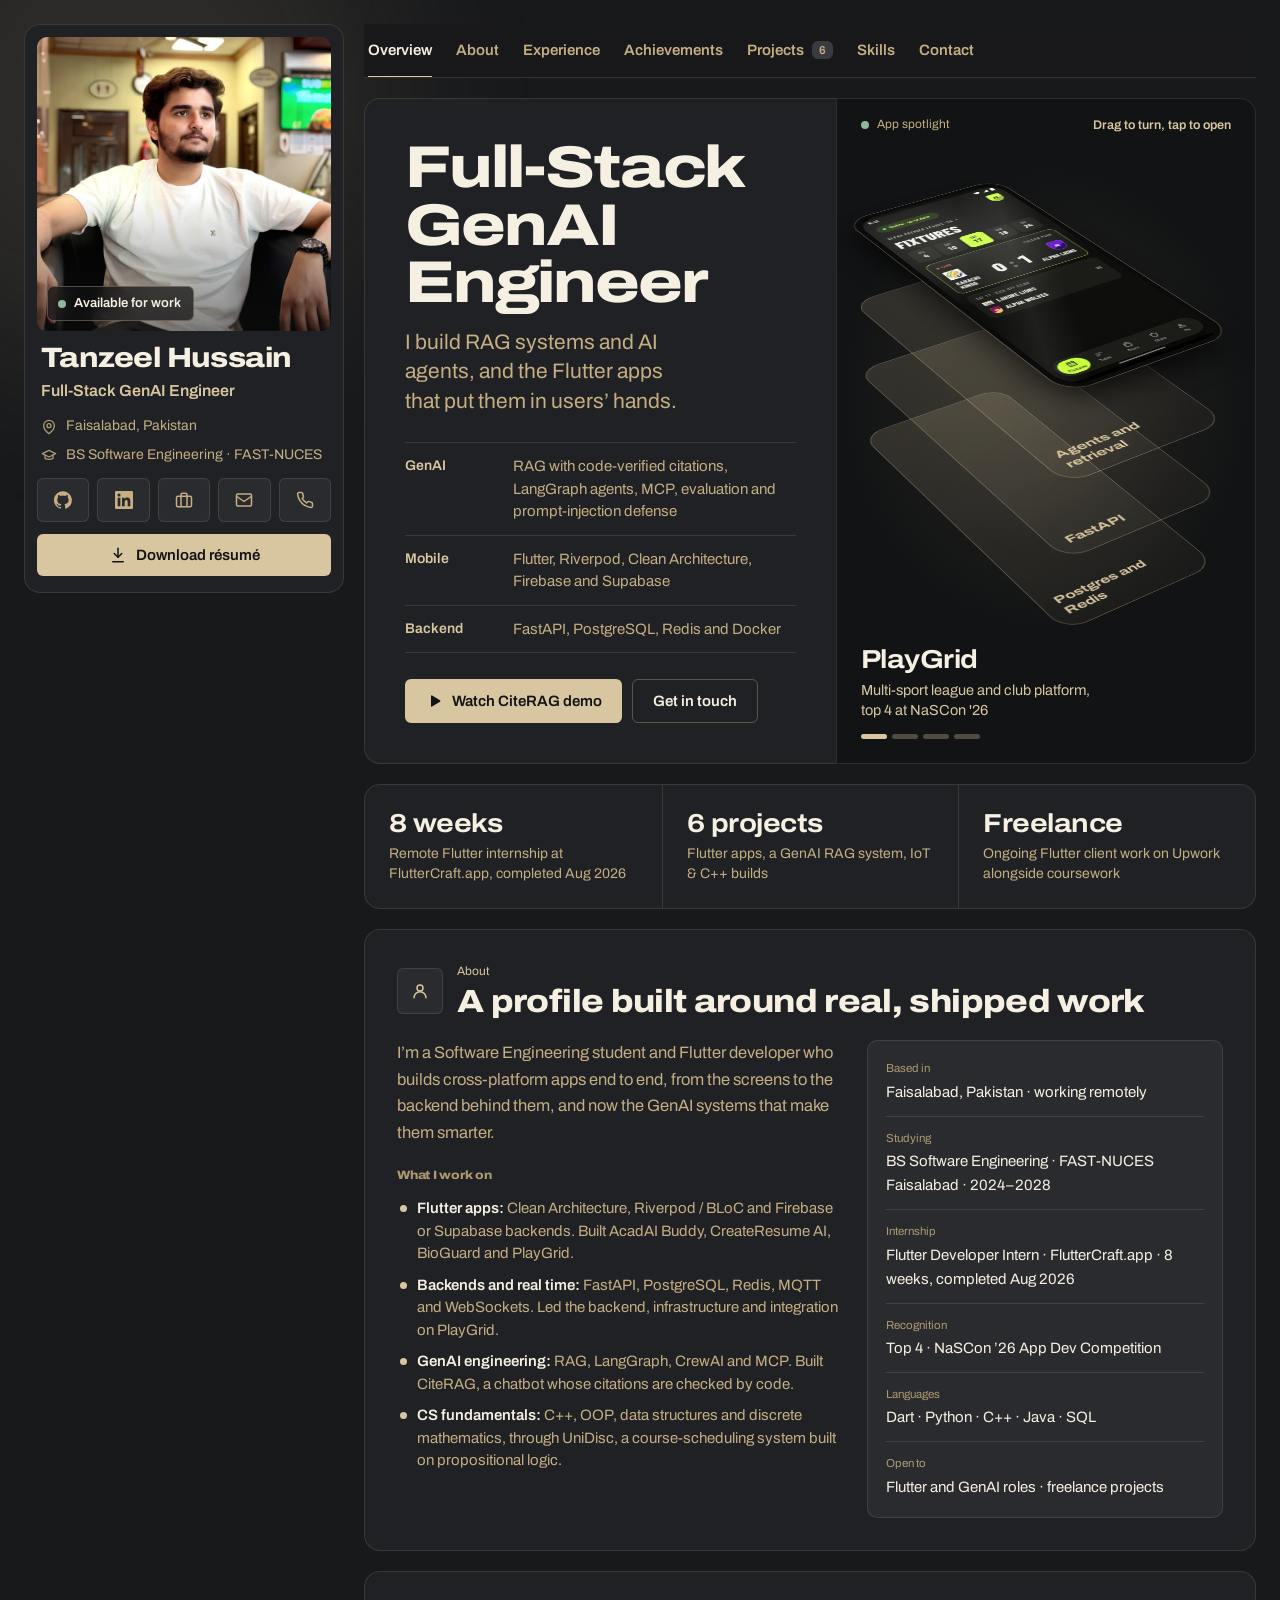
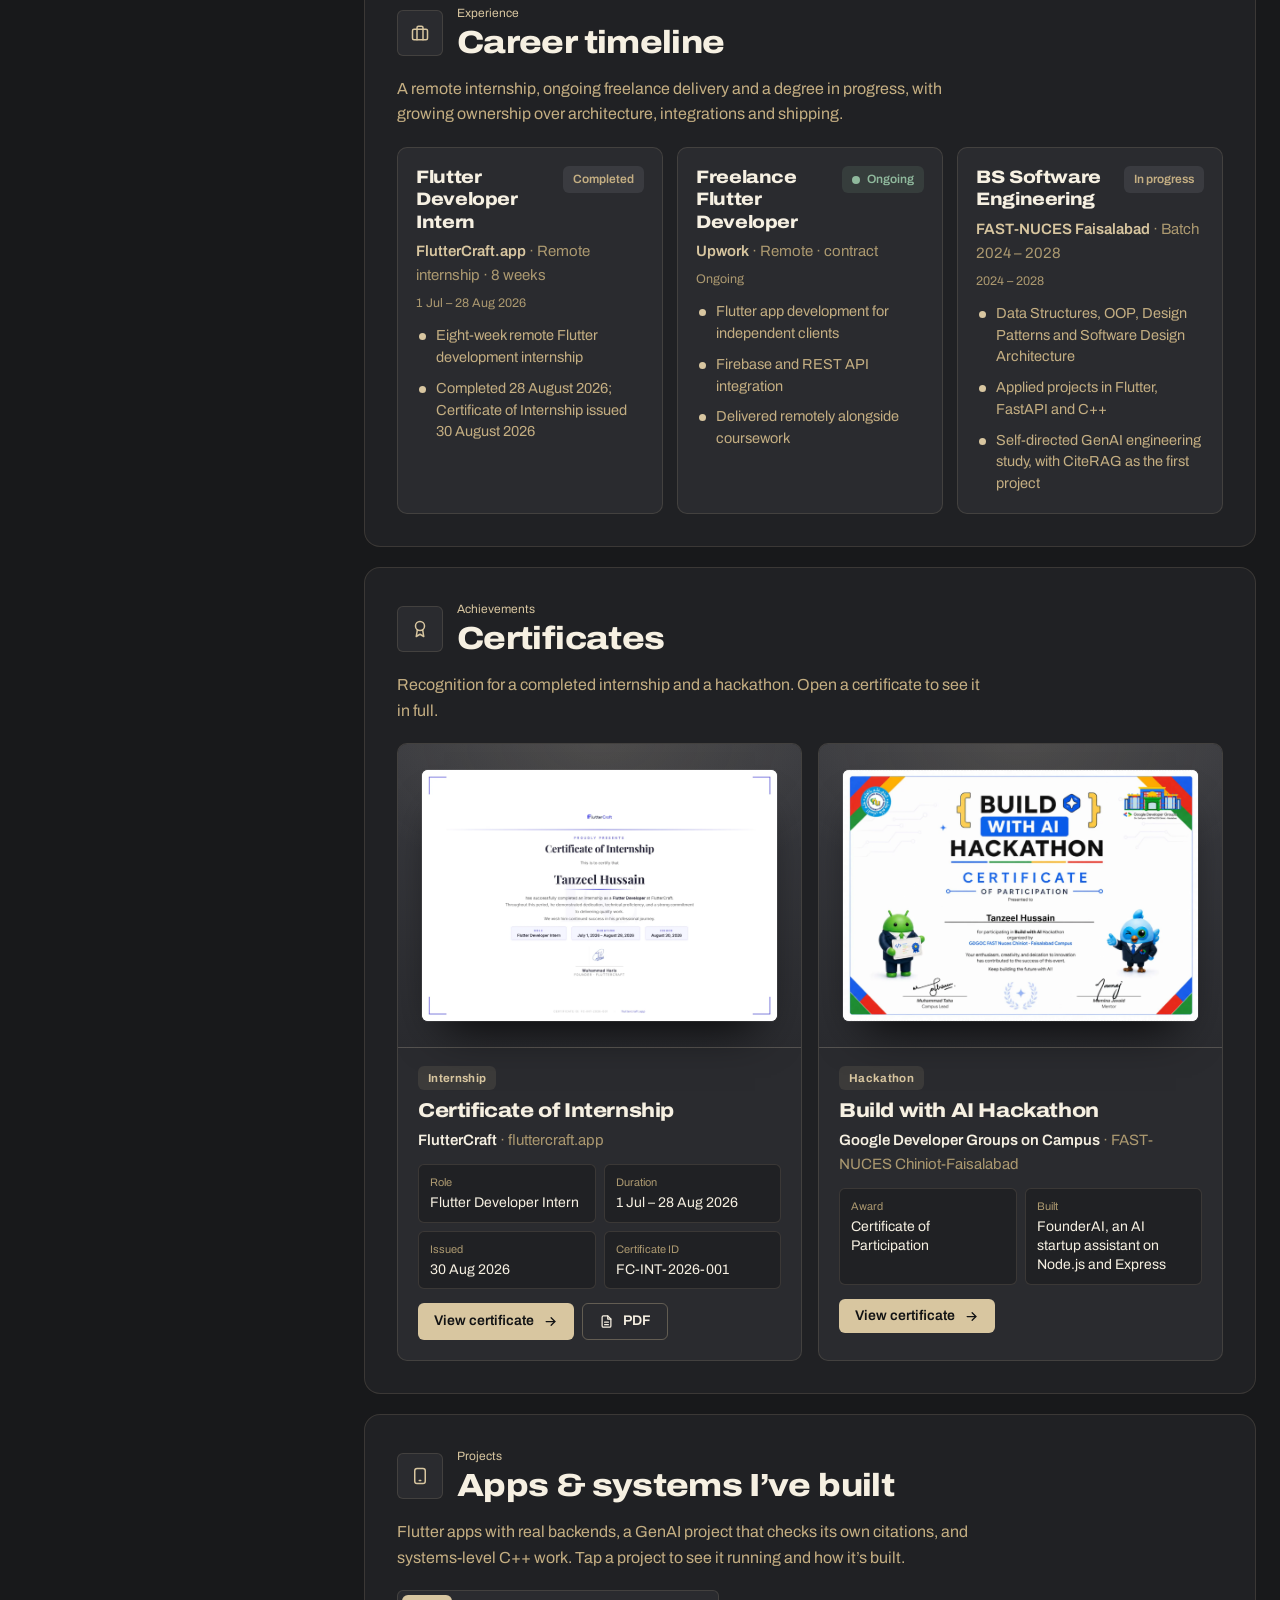
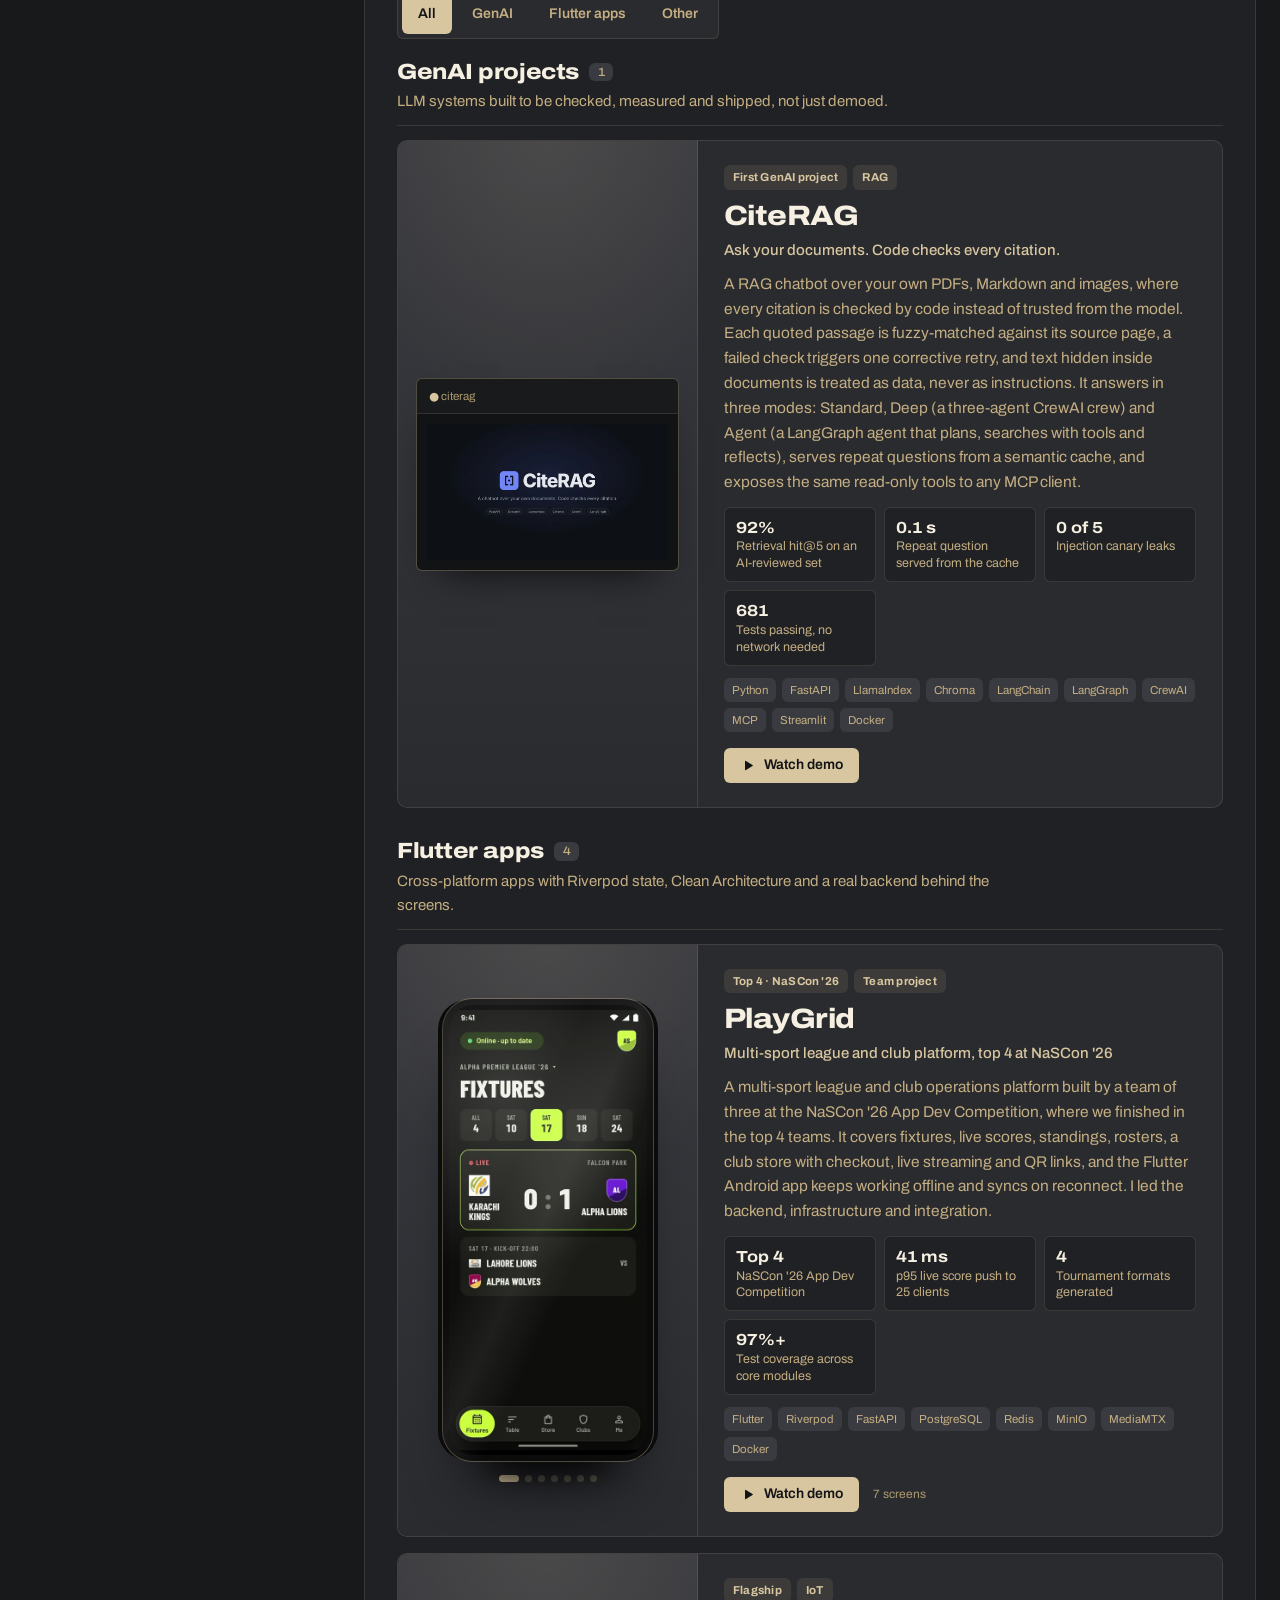
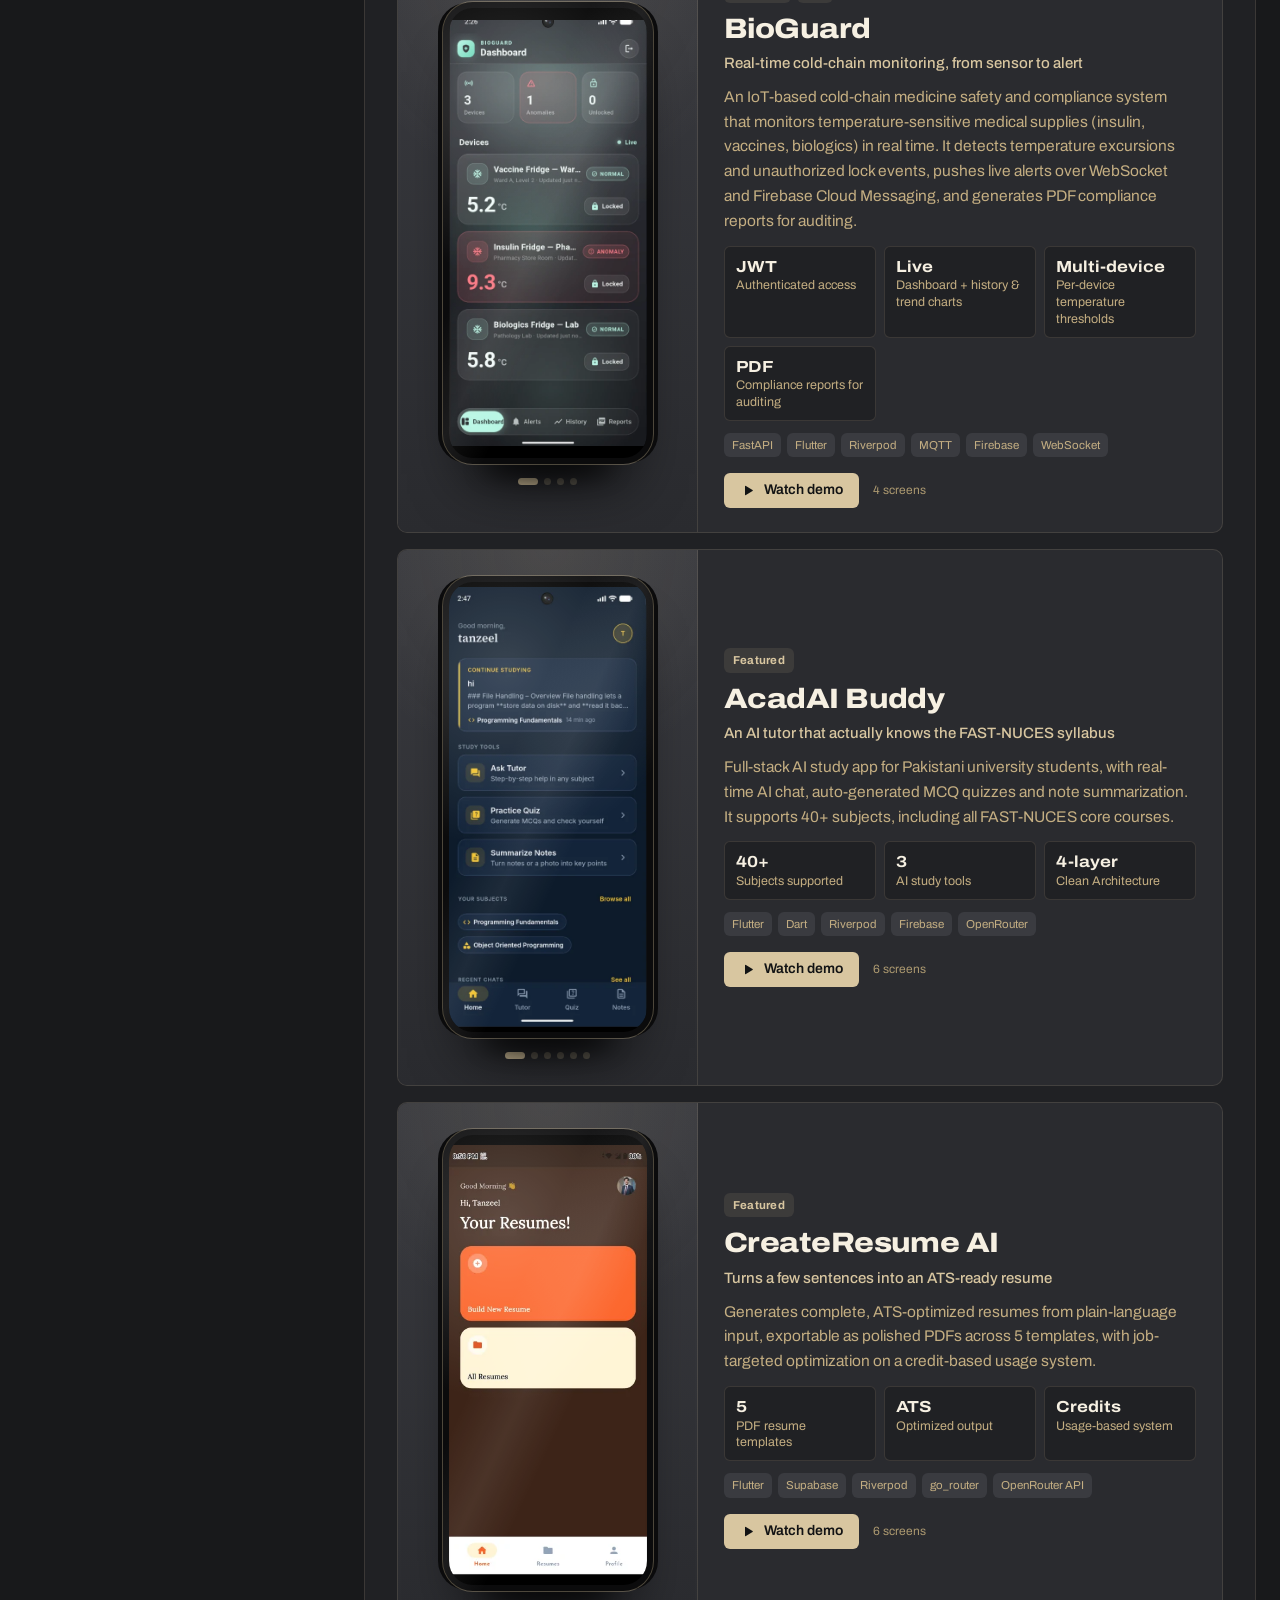
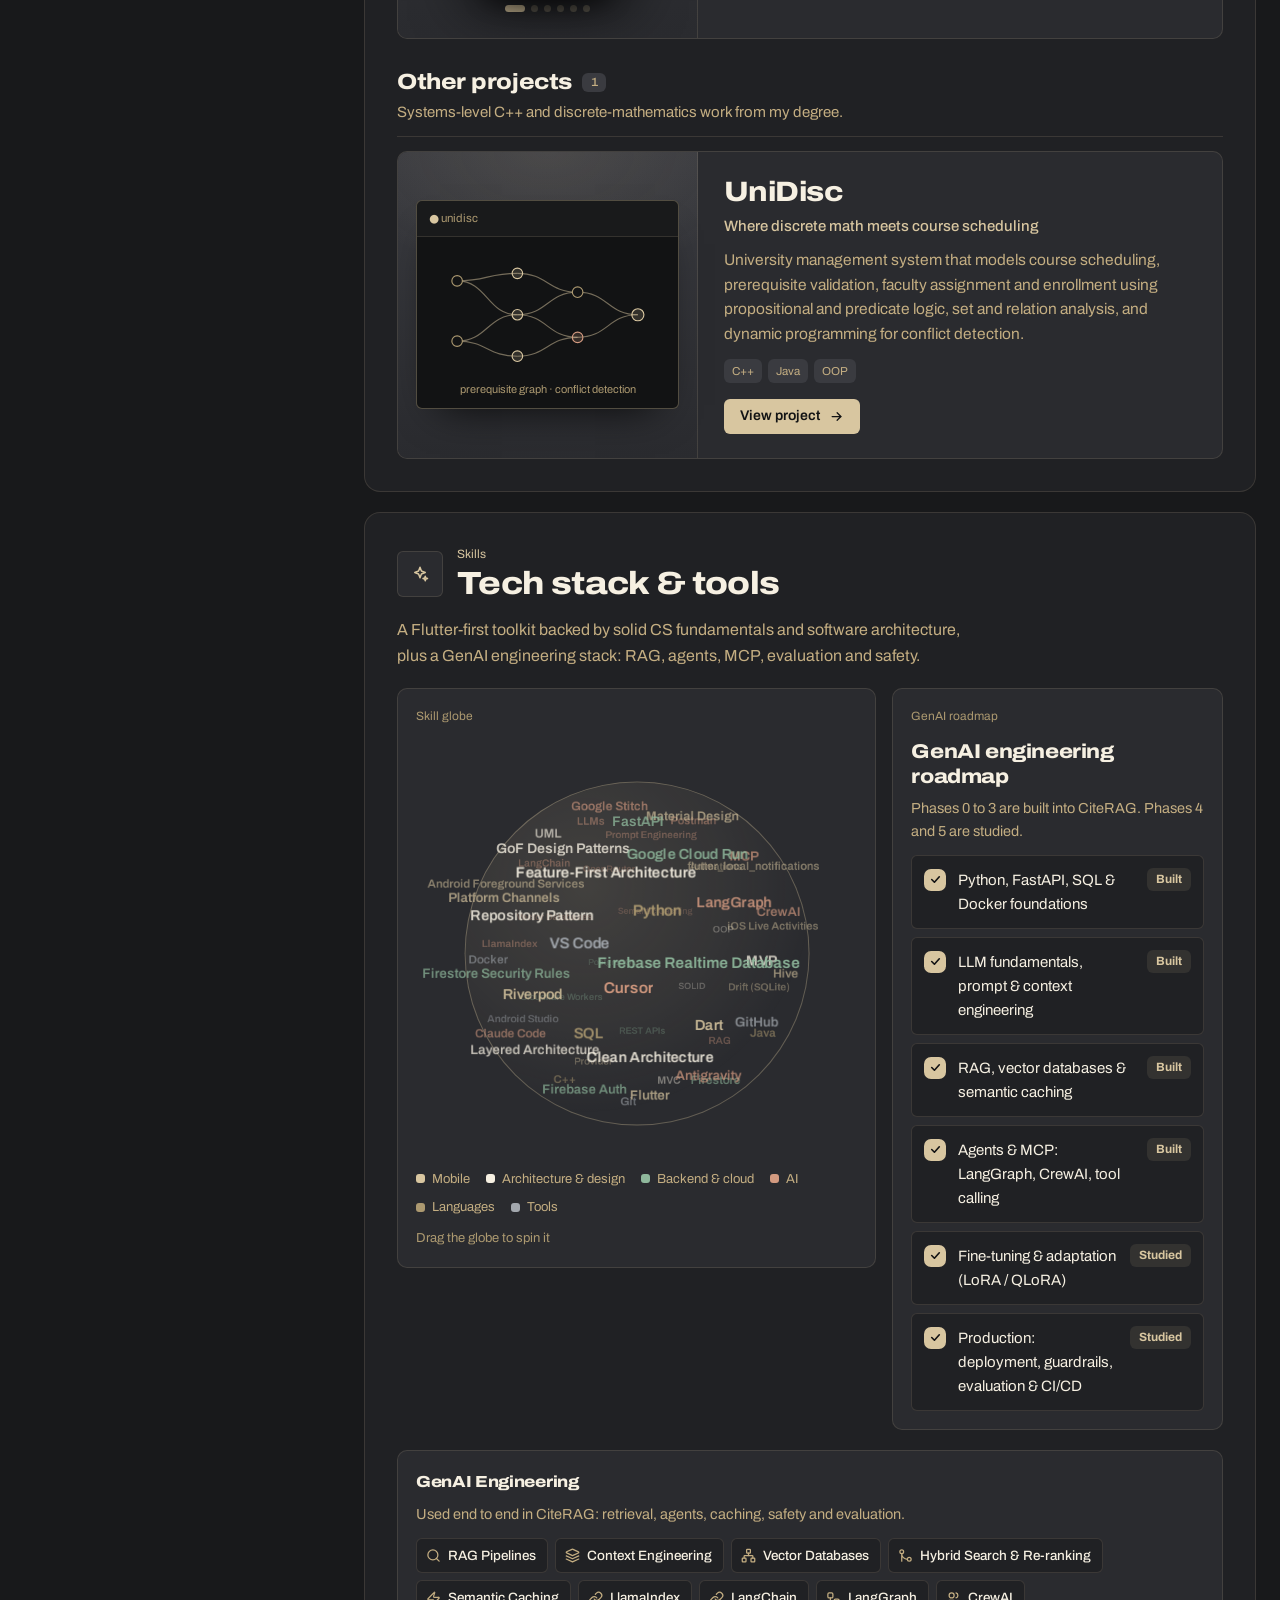
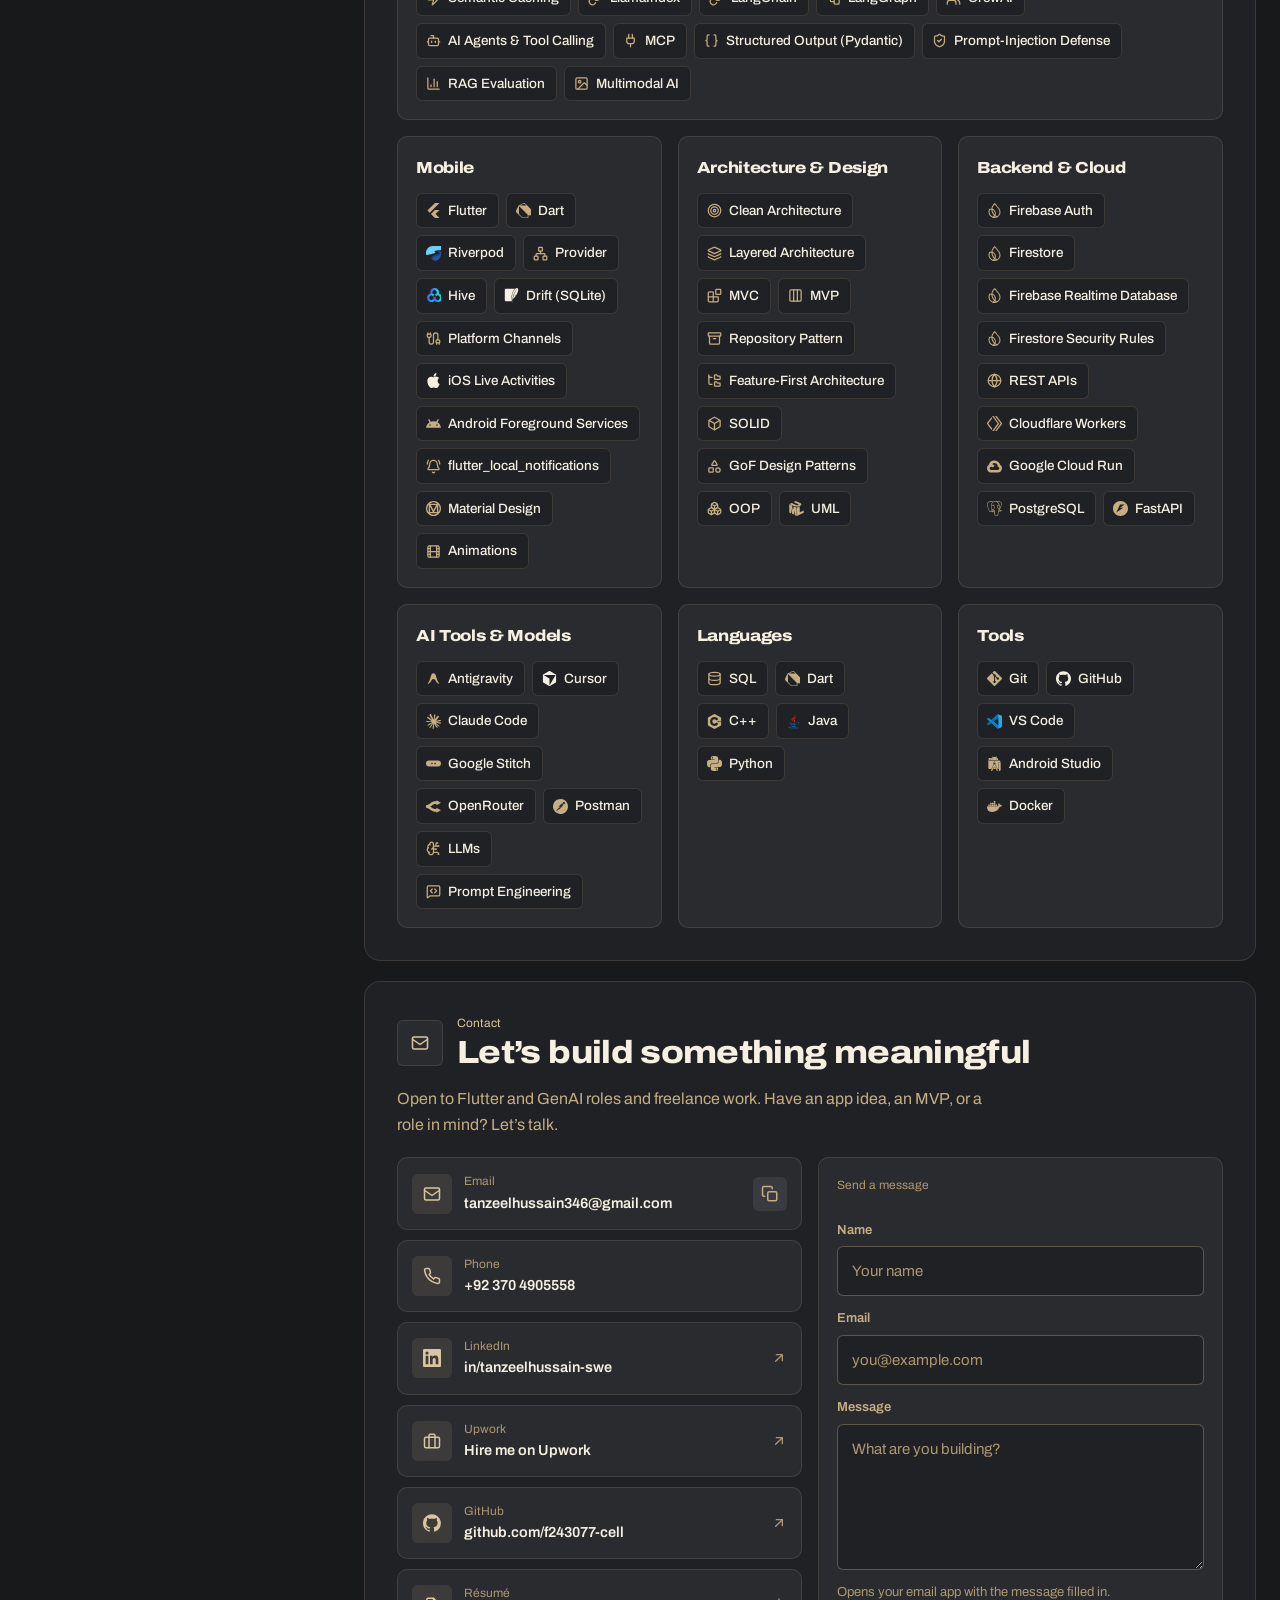
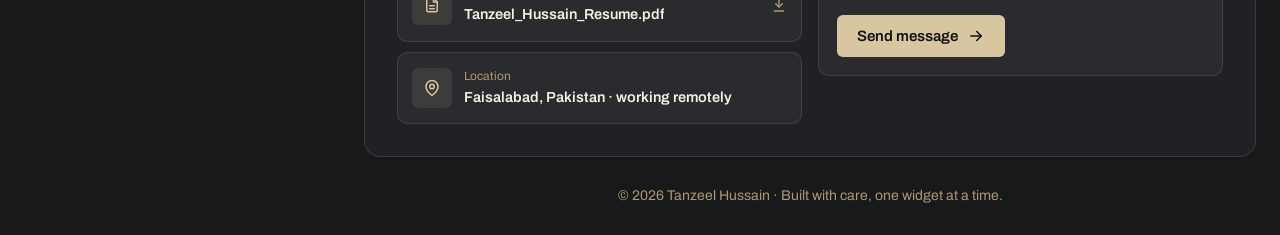
<file: index.html>
<!DOCTYPE html>
<html lang="en">
<head>
  <meta charset="UTF-8">
  <meta name="viewport" content="width=device-width, initial-scale=1.0, viewport-fit=cover">
  <meta name="description" content="Tanzeel Hussain is a full-stack GenAI engineer and Flutter developer from Faisalabad, Pakistan, building RAG systems, AI agents and the mobile apps around them. Open to GenAI and Flutter roles and freelance work.">
  <meta name="theme-color" content="#18191b">
  <meta property="og:title" content="Tanzeel Hussain · Full-Stack GenAI Engineer">
  <meta property="og:description" content="RAG systems, AI agents and Flutter apps. Open to GenAI and Flutter roles and freelance work.">
  <meta property="og:type" content="website">
  <meta property="og:image" content="assets/profile-portrait.webp">
  <title>Tanzeel Hussain · Full-Stack GenAI Engineer</title>
  <link rel="icon" href="data:image/svg+xml,%3Csvg xmlns='http://www.w3.org/2000/svg' viewBox='0 0 64 64'%3E%3Cdefs%3E%3ClinearGradient id='g' x1='0' y1='0' x2='1' y2='1'%3E%3Cstop offset='0' stop-color='%23f6f0e2'/%3E%3Cstop offset='1' stop-color='%23d8c6a0'/%3E%3C/linearGradient%3E%3C/defs%3E%3Crect width='64' height='64' rx='12' fill='%2318191b'/%3E%3Ctext x='50%25' y='54%25' dominant-baseline='middle' text-anchor='middle' font-family='sans-serif' font-size='28' font-weight='800' fill='url(%23g)'%3ETH%3C/text%3E%3C/svg%3E">
  <link rel="preconnect" href="https://fonts.googleapis.com">
  <link rel="preconnect" href="https://fonts.gstatic.com" crossorigin>
  <link href="https://fonts.googleapis.com/css2?family=Archivo:wdth,wght@62..125,400..800&display=swap" rel="stylesheet">
  <link rel="stylesheet" href="tokens.css">
  <link rel="stylesheet" href="styles.css">
  <link rel="preload" as="image" href="assets/profile-portrait.webp" fetchpriority="high">
  <script type="application/ld+json">
  {
    "@context": "https://schema.org",
    "@type": "Person",
    "name": "Tanzeel Hussain",
    "jobTitle": "Full-Stack GenAI Engineer",
    "image": "assets/profile-portrait.webp",
    "description": "GenAI engineer and Flutter developer building RAG systems, AI agents and mobile apps with Clean Architecture, Riverpod and Firebase/Supabase backends.",
    "email": "mailto:tanzeelhussain346@gmail.com",
    "address": { "@type": "PostalAddress", "addressLocality": "Faisalabad", "addressCountry": "PK" },
    "affiliation": { "@type": "CollegeOrUniversity", "name": "FAST-NUCES Faisalabad" },
    "sameAs": ["https://github.com/f243077-cell", "https://www.linkedin.com/in/tanzeelhussain-swe", "https://www.upwork.com/freelancers/~010abcc56cc81a152c"]
  }
  </script>
  <script>document.documentElement.classList.add("js");</script>
</head>
<body>
  <a class="skip" href="#overview">Skip to content</a>
  <div class="glow" aria-hidden="true"><i></i></div>

  <!-- ICONS -->
  <svg width="0" height="0" style="position:absolute" aria-hidden="true">
    <symbol id="i-home" viewBox="0 0 24 24"><g fill="none" stroke="currentColor" stroke-width="2" stroke-linecap="round" stroke-linejoin="round"><rect x="3" y="3" width="7" height="9" rx="1.5"/><rect x="14" y="3" width="7" height="5" rx="1.5"/><rect x="14" y="12" width="7" height="9" rx="1.5"/><rect x="3" y="16" width="7" height="5" rx="1.5"/></g></symbol>
    <symbol id="i-user" viewBox="0 0 24 24"><g fill="none" stroke="currentColor" stroke-width="2" stroke-linecap="round" stroke-linejoin="round"><circle cx="12" cy="8" r="4"/><path d="M4 21a8 8 0 0 1 16 0"/></g></symbol>
    <symbol id="i-briefcase" viewBox="0 0 24 24"><g fill="none" stroke="currentColor" stroke-width="2" stroke-linecap="round" stroke-linejoin="round"><rect x="2" y="7" width="20" height="14" rx="2"/><path d="M16 21V5a2 2 0 0 0-2-2h-4a2 2 0 0 0-2 2v16"/></g></symbol>
    <symbol id="i-apps" viewBox="0 0 24 24"><g fill="none" stroke="currentColor" stroke-width="2" stroke-linecap="round" stroke-linejoin="round"><rect x="5" y="2" width="14" height="20" rx="3"/><path d="M11 18h2"/></g></symbol>
    <symbol id="i-spark" viewBox="0 0 24 24"><g fill="none" stroke="currentColor" stroke-width="2" stroke-linecap="round" stroke-linejoin="round"><path d="M12 3l1.9 5.1L19 10l-5.1 1.9L12 17l-1.9-5.1L5 10l5.1-1.9z"/><path d="M19 15l.8 2.2L22 18l-2.2.8L19 21l-.8-2.2L16 18l2.2-.8z"/></g></symbol>
    <symbol id="i-mail" viewBox="0 0 24 24"><g fill="none" stroke="currentColor" stroke-width="2" stroke-linecap="round" stroke-linejoin="round"><rect x="2" y="4" width="20" height="16" rx="2"/><path d="m22 7-10 7L2 7"/></g></symbol>
    <symbol id="i-phone" viewBox="0 0 24 24"><path fill="none" stroke="currentColor" stroke-width="2" stroke-linecap="round" stroke-linejoin="round" d="M22 16.92v3a2 2 0 0 1-2.18 2 19.8 19.8 0 0 1-8.63-3.07 19.5 19.5 0 0 1-6-6 19.8 19.8 0 0 1-3.07-8.67A2 2 0 0 1 4.11 2h3a2 2 0 0 1 2 1.72c.13.96.36 1.9.7 2.81a2 2 0 0 1-.45 2.11L8.09 9.91a16 16 0 0 0 6 6l1.27-1.27a2 2 0 0 1 2.11-.45c.91.34 1.85.57 2.81.7A2 2 0 0 1 22 16.92Z"/></symbol>
    <symbol id="i-github" viewBox="0 0 24 24"><path fill="currentColor" d="M12 .3a12 12 0 0 0-3.8 23.4c.6.1.8-.3.8-.6v-2c-3.3.7-4-1.6-4-1.6-.6-1.4-1.4-1.8-1.4-1.8-1.1-.7.1-.7.1-.7 1.2.1 1.8 1.2 1.8 1.2 1.1 1.8 2.8 1.3 3.5 1 .1-.8.4-1.3.8-1.6-2.7-.3-5.5-1.3-5.5-5.9 0-1.3.5-2.4 1.2-3.2-.1-.3-.5-1.5.1-3.2 0 0 1-.3 3.3 1.2a11.5 11.5 0 0 1 6 0c2.3-1.5 3.3-1.2 3.3-1.2.7 1.7.2 2.9.1 3.2.8.8 1.2 1.9 1.2 3.2 0 4.6-2.8 5.6-5.5 5.9.4.4.8 1.1.8 2.2v3.3c0 .3.2.7.8.6A12 12 0 0 0 12 .3"/></symbol>
    <symbol id="i-linkedin" viewBox="0 0 24 24"><path fill="currentColor" d="M20.45 20.45h-3.55v-5.57c0-1.33-.03-3.04-1.85-3.04-1.85 0-2.14 1.45-2.14 2.94v5.67H9.35V9h3.41v1.56h.05c.47-.9 1.63-1.85 3.36-1.85 3.6 0 4.27 2.37 4.27 5.45v6.29zM5.34 7.43a2.06 2.06 0 1 1 0-4.12 2.06 2.06 0 0 1 0 4.12zM7.12 20.45H3.56V9h3.56v11.45zM22.22 0H1.77C.79 0 0 .77 0 1.73v20.54C0 23.23.79 24 1.77 24h20.45c.98 0 1.78-.77 1.78-1.73V1.73C24 .77 23.2 0 22.22 0z"/></symbol>
    <symbol id="i-download" viewBox="0 0 24 24"><g fill="none" stroke="currentColor" stroke-width="2" stroke-linecap="round" stroke-linejoin="round"><path d="M12 3v12"/><path d="m7 10 5 5 5-5"/><path d="M5 21h14"/></g></symbol>
    <symbol id="i-arrow" viewBox="0 0 24 24"><g fill="none" stroke="currentColor" stroke-width="2" stroke-linecap="round" stroke-linejoin="round"><path d="M5 12h14"/><path d="m13 6 6 6-6 6"/></g></symbol>
    <symbol id="i-out" viewBox="0 0 24 24"><g fill="none" stroke="currentColor" stroke-width="2" stroke-linecap="round" stroke-linejoin="round"><path d="M7 17 17 7"/><path d="M8 7h9v9"/></g></symbol>
    <symbol id="i-pin" viewBox="0 0 24 24"><g fill="none" stroke="currentColor" stroke-width="2" stroke-linecap="round" stroke-linejoin="round"><path d="M20 10c0 6-8 12-8 12s-8-6-8-12a8 8 0 0 1 16 0Z"/><circle cx="12" cy="10" r="3"/></g></symbol>
    <symbol id="i-cap" viewBox="0 0 24 24"><g fill="none" stroke="currentColor" stroke-width="2" stroke-linecap="round" stroke-linejoin="round"><path d="M22 10 12 5 2 10l10 5 10-5Z"/><path d="M6 12v5c3 2 9 2 12 0v-5"/></g></symbol>
    <symbol id="i-copy" viewBox="0 0 24 24"><g fill="none" stroke="currentColor" stroke-width="2" stroke-linecap="round" stroke-linejoin="round"><rect x="9" y="9" width="12" height="12" rx="2"/><path d="M5 15H4a2 2 0 0 1-2-2V4a2 2 0 0 1 2-2h9a2 2 0 0 1 2 2v1"/></g></symbol>
    <symbol id="i-close" viewBox="0 0 24 24"><path fill="none" stroke="currentColor" stroke-width="2" stroke-linecap="round" d="M6 6l12 12M18 6 6 18"/></symbol>
    <symbol id="i-left" viewBox="0 0 24 24"><path fill="none" stroke="currentColor" stroke-width="2" stroke-linecap="round" stroke-linejoin="round" d="m15 18-6-6 6-6"/></symbol>
    <symbol id="i-right" viewBox="0 0 24 24"><path fill="none" stroke="currentColor" stroke-width="2" stroke-linecap="round" stroke-linejoin="round" d="m9 18 6-6-6-6"/></symbol>
    <symbol id="i-play" viewBox="0 0 24 24"><path fill="currentColor" d="M8 5.5v13a1 1 0 0 0 1.5.86l10.5-6.5a1 1 0 0 0 0-1.72L9.5 4.64A1 1 0 0 0 8 5.5z"/></symbol>
    <symbol id="i-file" viewBox="0 0 24 24"><g fill="none" stroke="currentColor" stroke-width="2" stroke-linecap="round" stroke-linejoin="round"><path d="M14 3H7a2 2 0 0 0-2 2v14a2 2 0 0 0 2 2h10a2 2 0 0 0 2-2V8Z"/><path d="M14 3v5h5M9 13h6M9 17h6"/></g></symbol>
    <symbol id="i-award" viewBox="0 0 24 24"><g fill="none" stroke="currentColor" stroke-width="2" stroke-linecap="round" stroke-linejoin="round"><circle cx="12" cy="8" r="6"/><path d="M15.48 12.89 17 22l-5-3-5 3 1.52-9.11"/></g></symbol>
    <symbol id="i-check" viewBox="0 0 24 24"><path fill="none" stroke="currentColor" stroke-width="3" stroke-linecap="round" stroke-linejoin="round" d="m5 12 5 5 9-10"/></symbol>
  </svg>

  <div class="shell">

    <!-- ===== PROFILE SIDEBAR (desktop) / PROFILE HEADER (phone) ===== -->
    <aside class="side" aria-label="Profile">
      <div class="profile">
        <figure class="avatar" data-tilt="7">
          <img src="assets/profile-portrait.webp" alt="Tanzeel Hussain, with dark wavy hair and a trimmed beard, wearing a white T-shirt and relaxing in a black leather armchair in a warmly lit café" width="900" height="1199" fetchpriority="high" decoding="async">
          <figcaption class="status"><span class="pulse" aria-hidden="true"></span>Available for work</figcaption>
        </figure>
        <div class="who">
          <h1 class="name">Tanzeel Hussain</h1>
          <p class="role">Full-Stack GenAI Engineer</p>
        </div>
        <ul class="meta">
          <li><svg class="ic"><use href="#i-pin"/></svg>Faisalabad, Pakistan</li>
          <li><svg class="ic"><use href="#i-cap"/></svg>BS Software Engineering · FAST-NUCES</li>
        </ul>
        <div class="socials">
          <a class="sq" href="https://github.com/f243077-cell" target="_blank" rel="noopener" aria-label="GitHub"><svg class="ic"><use href="#i-github"/></svg></a>
          <a class="sq" href="https://www.linkedin.com/in/tanzeelhussain-swe" target="_blank" rel="noopener" aria-label="LinkedIn"><svg class="ic"><use href="#i-linkedin"/></svg></a>
          <a class="sq" href="https://www.upwork.com/freelancers/~010abcc56cc81a152c" target="_blank" rel="noopener" aria-label="Upwork"><svg class="ic"><use href="#i-briefcase"/></svg></a>
          <a class="sq" href="mailto:tanzeelhussain346@gmail.com" aria-label="Email"><svg class="ic"><use href="#i-mail"/></svg></a>
          <a class="sq" href="tel:+923704905558" aria-label="Phone"><svg class="ic"><use href="#i-phone"/></svg></a>
        </div>
        <a class="btn btn-primary btn-block" href="assets/Tanzeel_Hussain_Resume.pdf" download="Tanzeel_Hussain_Resume.pdf"><svg class="ic"><use href="#i-download"/></svg>Download résumé</a>
      </div>

    </aside>

    <!-- ===== MAIN ===== -->
    <main class="main" id="main">

      <!-- SECTION TABS -->
      <nav class="topnav" aria-label="Sections">
        <a href="#overview"><svg class="ic"><use href="#i-home"/></svg>Overview</a>
        <a href="#about"><svg class="ic"><use href="#i-user"/></svg>About</a>
        <a href="#experience"><svg class="ic"><use href="#i-briefcase"/></svg>Experience</a>
        <a href="#achievements"><svg class="ic"><use href="#i-award"/></svg>Achievements</a>
        <a href="#projects"><svg class="ic"><use href="#i-apps"/></svg>Projects<span class="count" data-project-count></span></a>
        <a href="#skills"><svg class="ic"><use href="#i-spark"/></svg>Skills</a>
        <a href="#contact"><svg class="ic"><use href="#i-mail"/></svg>Contact</a>
      </nav>

      <!-- OVERVIEW -->
      <section class="panel-group" id="overview" aria-labelledby="overview-title">
        <div class="intro card">
          <h2 class="headline" id="overview-title"><span class="nw">Full-Stack</span> GenAI Engineer</h2>
          <p class="tagline">I build RAG systems and AI agents, and the Flutter apps that put them in users’ hands.</p>
          <dl class="spec">
            <div><dt>GenAI</dt><dd>RAG with code-verified citations, LangGraph agents, MCP, evaluation and prompt-injection defense</dd></div>
            <div><dt>Mobile</dt><dd>Flutter, Riverpod, Clean Architecture, Firebase and Supabase</dd></div>
            <div><dt>Backend</dt><dd>FastAPI, PostgreSQL, Redis and Docker</dd></div>
          </dl>
          <div class="actions">
            <button class="btn btn-primary" type="button" data-open="citerag"><svg class="ic"><use href="#i-play"/></svg>Watch CiteRAG demo</button>
            <a class="btn btn-soft" href="#contact">Get in touch</a>
          </div>
        </div>

        <button class="spot card" type="button" id="spot" aria-label="Open the PlayGrid project">
          <span class="spot-head">
            <span class="spot-k"><span class="pulse" aria-hidden="true"></span>App spotlight</span>
            <span class="spot-hint">Drag to turn, tap to open</span>
          </span>
          <span class="stack-stage">
            <span class="stack">
              <span class="stack-layer">Postgres and Redis</span>
              <span class="stack-layer">FastAPI</span>
              <span class="stack-layer">Agents and retrieval</span>
              <span class="stack-layer stack-layer-phone"><span class="spot-screen"><img class="on" src="assets/projects/playgrid.webp" alt="" decoding="async"><img alt="" decoding="async"></span></span>
            </span>
          </span>
          <span class="spot-text">
            <b class="spot-name" id="spot-name">PlayGrid</b>
            <span class="spot-tag" id="spot-tag">Multi-sport league and club platform, top 4 at NaSCon '26</span>
            <span class="spot-bars" aria-hidden="true"></span>
          </span>
        </button>

        <div class="stats">
          <div class="stat card">
            <b class="stat-num">8 weeks</b>
            <span class="stat-label">Remote Flutter internship at FlutterCraft.app, completed Aug 2026</span>
          </div>
          <div class="stat card">
            <b class="stat-num"><span data-project-count></span> projects</b>
            <span class="stat-label">Flutter apps, a GenAI RAG system, IoT &amp; C++ builds</span>
          </div>
          <div class="stat card">
            <b class="stat-num">Freelance</b>
            <span class="stat-label">Ongoing Flutter client work on Upwork alongside coursework</span>
          </div>
        </div>
      </section>

      <!-- ABOUT -->
      <section class="card panel" id="about" aria-labelledby="about-title">
        <header class="panel-head"><span class="chip-ic"><svg class="ic"><use href="#i-user"/></svg></span><div><p class="eyebrow">About</p><h2 class="panel-title" id="about-title">A profile built around real, shipped work</h2></div></header>
        <div class="about">
          <div class="about-text">
            <p>
              I’m a Software Engineering student and Flutter developer who builds cross-platform apps end to end,
              from the screens to the backend behind them, and now the GenAI systems that make them smarter.
            </p>
            <h3 class="sub-title">What I work on</h3>
            <ul class="points">
              <li><b>Flutter apps:</b> Clean Architecture, Riverpod / BLoC and Firebase or Supabase backends. Built AcadAI Buddy, CreateResume AI, BioGuard and PlayGrid.</li>
              <li><b>Backends and real time:</b> FastAPI, PostgreSQL, Redis, MQTT and WebSockets. Led the backend, infrastructure and integration on PlayGrid.</li>
              <li><b>GenAI engineering:</b> RAG, LangGraph, CrewAI and MCP. Built CiteRAG, a chatbot whose citations are checked by code.</li>
              <li><b>CS fundamentals:</b> C++, OOP, data structures and discrete mathematics, through UniDisc, a course-scheduling system built on propositional logic.</li>
            </ul>
          </div>
          <dl class="facts">
            <div><dt>Based in</dt><dd>Faisalabad, Pakistan · working remotely</dd></div>
            <div><dt>Studying</dt><dd>BS Software Engineering · FAST-NUCES Faisalabad · 2024–2028</dd></div>
            <div><dt>Internship</dt><dd>Flutter Developer Intern · FlutterCraft.app · 8 weeks, completed Aug 2026</dd></div>
            <div><dt>Recognition</dt><dd>Top 4 · NaSCon ’26 App Dev Competition</dd></div>
            <div><dt>Languages</dt><dd>Dart · Python · C++ · Java · SQL</dd></div>
            <div><dt>Open to</dt><dd>Flutter and GenAI roles · freelance projects</dd></div>
          </dl>
        </div>
      </section>

      <!-- EXPERIENCE -->
      <section class="card panel" id="experience" aria-labelledby="xp-title">
        <header class="panel-head"><span class="chip-ic"><svg class="ic"><use href="#i-briefcase"/></svg></span><div><p class="eyebrow">Experience</p><h2 class="panel-title" id="xp-title">Career timeline</h2></div></header>
        <p class="panel-lede">A remote internship, ongoing freelance delivery and a degree in progress, with growing ownership over architecture, integrations and shipping.</p>
        <ol class="timeline">
          <li class="tl">
            <div class="tl-top"><h3 class="tl-role">Flutter Developer Intern</h3><span class="badge">Completed</span></div>
            <p class="tl-org">FlutterCraft.app <span>· Remote internship · 8 weeks</span></p>
            <p class="tl-when">1 Jul – 28 Aug 2026</p>
            <ul class="points">
              <li>Eight-week remote Flutter development internship</li>
              <li>Completed 28 August 2026; Certificate of Internship issued 30 August 2026</li>
            </ul>
          </li>
          <li class="tl">
            <div class="tl-top"><h3 class="tl-role">Freelance Flutter Developer</h3><span class="badge badge-live"><span class="pulse" aria-hidden="true"></span>Ongoing</span></div>
            <p class="tl-org"><a href="https://www.upwork.com/freelancers/~010abcc56cc81a152c" target="_blank" rel="noopener">Upwork</a> <span>· Remote · contract</span></p>
            <p class="tl-when">Ongoing</p>
            <ul class="points">
              <li>Flutter app development for independent clients</li>
              <li>Firebase and REST API integration</li>
              <li>Delivered remotely alongside coursework</li>
            </ul>
          </li>
          <li class="tl">
            <div class="tl-top"><h3 class="tl-role">BS Software Engineering</h3><span class="badge">In progress</span></div>
            <p class="tl-org">FAST-NUCES Faisalabad <span>· Batch 2024 – 2028</span></p>
            <p class="tl-when">2024 – 2028</p>
            <ul class="points">
              <li>Data Structures, OOP, Design Patterns and Software Design Architecture</li>
              <li>Applied projects in Flutter, FastAPI and C++</li>
              <li>Self-directed GenAI engineering study, with CiteRAG as the first project</li>
            </ul>
          </li>
        </ol>
      </section>

      <!-- ACHIEVEMENTS -->
      <section class="card panel" id="achievements" aria-labelledby="ach-title">
        <header class="panel-head"><span class="chip-ic"><svg class="ic"><use href="#i-award"/></svg></span><div><p class="eyebrow">Achievements</p><h2 class="panel-title" id="ach-title">Certificates</h2></div></header>
        <p class="panel-lede">Recognition for a completed internship and a hackathon. Open a certificate to see it in full.</p>
        <div class="certs">
          <article class="cert">
            <button class="cert-shot" type="button" data-cert="assets/certificates/fluttercraft-internship.webp" data-cert-title="Certificate of Internship · FlutterCraft" aria-label="View the FlutterCraft internship certificate full size">
              <span class="cert-frame" data-tilt="10"><img src="assets/certificates/fluttercraft-internship.webp" alt="FlutterCraft Certificate of Internship presented to Tanzeel Hussain, Flutter Developer Intern, July 1 to August 28, 2026, issued August 30, 2026, signed by Muhammad Haris, Founder" width="1600" height="1131" loading="lazy" decoding="async"></span>
            </button>
            <div class="cert-body">
              <span class="cert-kind">Internship</span>
              <h3 class="cert-title">Certificate of Internship</h3>
              <p class="cert-org">FlutterCraft <span>· fluttercraft.app</span></p>
              <dl class="cert-meta">
                <div><dt>Role</dt><dd>Flutter Developer Intern</dd></div>
                <div><dt>Duration</dt><dd>1 Jul – 28 Aug 2026</dd></div>
                <div><dt>Issued</dt><dd>30 Aug 2026</dd></div>
                <div><dt>Certificate ID</dt><dd>FC-INT-2026-001</dd></div>
              </dl>
              <div class="cert-actions">
                <button class="btn btn-primary btn-sm" type="button" data-cert="assets/certificates/fluttercraft-internship.webp" data-cert-title="Certificate of Internship · FlutterCraft">View certificate<svg class="ic"><use href="#i-arrow"/></svg></button>
                <a class="btn btn-soft btn-sm" href="assets/certificates/Tanzeel_Hussain_FlutterCraft_Internship_Certificate.pdf" target="_blank" rel="noopener"><svg class="ic"><use href="#i-file"/></svg>PDF</a>
              </div>
            </div>
          </article>
          <article class="cert">
            <button class="cert-shot" type="button" data-cert="assets/certificates/build-with-ai-hackathon.webp" data-cert-title="Build with AI Hackathon · Certificate of Participation" aria-label="View the Build with AI Hackathon certificate full size">
              <span class="cert-frame" data-tilt="10"><img src="assets/certificates/build-with-ai-hackathon.webp" alt="Build with AI Hackathon Certificate of Participation presented to Tanzeel Hussain, organized by GDGoC FAST NUCES Chiniot-Faisalabad Campus, signed by Muhammad Taha, Campus Lead, and Momina Javaid, Mentor" width="1600" height="1131" loading="lazy" decoding="async"></span>
            </button>
            <div class="cert-body">
              <span class="cert-kind">Hackathon</span>
              <h3 class="cert-title">Build with AI Hackathon</h3>
              <p class="cert-org">Google Developer Groups on Campus <span>· FAST-NUCES Chiniot-Faisalabad</span></p>
              <dl class="cert-meta">
                <div><dt>Award</dt><dd>Certificate of Participation</dd></div>
                <div><dt>Built</dt><dd>FounderAI, an AI startup assistant on Node.js and Express</dd></div>
              </dl>
              <div class="cert-actions">
                <button class="btn btn-primary btn-sm" type="button" data-cert="assets/certificates/build-with-ai-hackathon.webp" data-cert-title="Build with AI Hackathon · Certificate of Participation">View certificate<svg class="ic"><use href="#i-arrow"/></svg></button>
              </div>
            </div>
          </article>
        </div>
      </section>

      <!-- PROJECTS -->
      <section class="card panel" id="projects" aria-labelledby="projects-title">
        <header class="panel-head"><span class="chip-ic"><svg class="ic"><use href="#i-apps"/></svg></span><div><p class="eyebrow">Projects</p><h2 class="panel-title" id="projects-title">Apps &amp; systems I’ve built</h2></div></header>
        <p class="panel-lede">Flutter apps with real backends, a GenAI project that checks its own citations, and systems-level C++ work. Tap a project to see it running and how it’s built.</p>
        <div class="segmented" role="tablist" aria-label="Filter projects" id="filters">
          <button type="button" role="tab" aria-selected="true" data-filter="all">All</button>
          <button type="button" role="tab" aria-selected="false" data-filter="genai">GenAI</button>
          <button type="button" role="tab" aria-selected="false" data-filter="flutter">Flutter apps</button>
          <button type="button" role="tab" aria-selected="false" data-filter="other">Other</button>
        </div>
        <div class="proj-groups" id="apps"></div>
      </section>

      <!-- SKILLS -->
      <section class="card panel" id="skills" aria-labelledby="skills-title">
        <header class="panel-head"><span class="chip-ic"><svg class="ic"><use href="#i-spark"/></svg></span><div><p class="eyebrow">Skills</p><h2 class="panel-title" id="skills-title">Tech stack &amp; tools</h2></div></header>
        <p class="panel-lede">A Flutter-first toolkit backed by solid CS fundamentals and software architecture, plus a GenAI engineering stack: RAG, agents, MCP, evaluation and safety.</p>

        <div class="skills-top">
          <div class="globe-card sub">
            <p class="sub-title">Skill globe</p>
            <div class="sphere" data-sphere aria-hidden="true">
              <span class="sphere-tag" data-g="mobile">Flutter</span>
              <span class="sphere-tag" data-g="architecture">Clean Architecture</span>
              <span class="sphere-tag" data-g="backend">Firebase Auth</span>
              <span class="sphere-tag" data-g="ai">Antigravity</span>
              <span class="sphere-tag" data-g="languages">SQL</span>
              <span class="sphere-tag" data-g="tools">Git</span>
              <span class="sphere-tag" data-g="mobile">Dart</span>
              <span class="sphere-tag" data-g="architecture">Layered Architecture</span>
              <span class="sphere-tag" data-g="backend">Firestore</span>
              <span class="sphere-tag" data-g="ai">Cursor</span>
              <span class="sphere-tag" data-g="languages">C++</span>
              <span class="sphere-tag" data-g="tools">GitHub</span>
              <span class="sphere-tag" data-g="mobile">Riverpod</span>
              <span class="sphere-tag" data-g="architecture">MVC</span>
              <span class="sphere-tag" data-g="backend">Firebase Realtime Database</span>
              <span class="sphere-tag" data-g="ai">Claude Code</span>
              <span class="sphere-tag" data-g="languages">Java</span>
              <span class="sphere-tag" data-g="tools">VS Code</span>
              <span class="sphere-tag" data-g="mobile">Provider</span>
              <span class="sphere-tag" data-g="architecture">MVP</span>
              <span class="sphere-tag" data-g="backend">Firestore Security Rules</span>
              <span class="sphere-tag" data-g="ai">RAG</span>
              <span class="sphere-tag" data-g="languages">Python</span>
              <span class="sphere-tag" data-g="tools">Android Studio</span>
              <span class="sphere-tag" data-g="mobile">Hive</span>
              <span class="sphere-tag" data-g="architecture">Repository Pattern</span>
              <span class="sphere-tag" data-g="backend">REST APIs</span>
              <span class="sphere-tag" data-g="ai">LangGraph</span>
              <span class="sphere-tag" data-g="tools">Docker</span>
              <span class="sphere-tag" data-g="mobile">Drift (SQLite)</span>
              <span class="sphere-tag" data-g="architecture">Feature-First Architecture</span>
              <span class="sphere-tag" data-g="backend">Cloudflare Workers</span>
              <span class="sphere-tag" data-g="ai">CrewAI</span>
              <span class="sphere-tag" data-g="mobile">Platform Channels</span>
              <span class="sphere-tag" data-g="architecture">SOLID</span>
              <span class="sphere-tag" data-g="backend">Google Cloud Run</span>
              <span class="sphere-tag" data-g="ai">LlamaIndex</span>
              <span class="sphere-tag" data-g="mobile">iOS Live Activities</span>
              <span class="sphere-tag" data-g="architecture">GoF Design Patterns</span>
              <span class="sphere-tag" data-g="backend">PostgreSQL</span>
              <span class="sphere-tag" data-g="ai">MCP</span>
              <span class="sphere-tag" data-g="mobile">Android Foreground Services</span>
              <span class="sphere-tag" data-g="architecture">OOP</span>
              <span class="sphere-tag" data-g="backend">FastAPI</span>
              <span class="sphere-tag" data-g="ai">Vector Databases</span>
              <span class="sphere-tag" data-g="mobile">flutter_local_notifications</span>
              <span class="sphere-tag" data-g="architecture">UML</span>
              <span class="sphere-tag" data-g="ai">Semantic Caching</span>
              <span class="sphere-tag" data-g="mobile">Material Design</span>
              <span class="sphere-tag" data-g="ai">LangChain</span>
              <span class="sphere-tag" data-g="mobile">Animations</span>
              <span class="sphere-tag" data-g="ai">Google Stitch</span>
              <span class="sphere-tag" data-g="ai">OpenRouter</span>
              <span class="sphere-tag" data-g="ai">Postman</span>
              <span class="sphere-tag" data-g="ai">LLMs</span>
              <span class="sphere-tag" data-g="ai">Prompt Engineering</span>
            </div>
            <div class="legend">
              <span class="mobile">Mobile</span>
              <span class="architecture">Architecture &amp; design</span>
              <span class="backend">Backend &amp; cloud</span>
              <span class="ai">AI</span>
              <span class="languages">Languages</span>
              <span class="tools">Tools</span>
            </div>
            <p class="sphere-hint">Drag the globe to spin it</p>
          </div>

          <div class="roadmap-card sub">
            <p class="sub-title">GenAI roadmap</p>
            <h3 class="roadmap-title">GenAI engineering roadmap</h3>
            <p class="group-note">Phases 0 to 3 are built into CiteRAG. Phases 4 and 5 are studied.</p>
            <ol class="roadmap">
              <li class="done"><span class="rm-box" aria-hidden="true"><svg class="ic"><use href="#i-check"/></svg></span><span>Python, FastAPI, SQL &amp; Docker foundations</span><span class="rm-state">Built</span></li>
              <li class="done"><span class="rm-box" aria-hidden="true"><svg class="ic"><use href="#i-check"/></svg></span><span>LLM fundamentals, prompt &amp; context engineering</span><span class="rm-state">Built</span></li>
              <li class="done"><span class="rm-box" aria-hidden="true"><svg class="ic"><use href="#i-check"/></svg></span><span>RAG, vector databases &amp; semantic caching</span><span class="rm-state">Built</span></li>
              <li class="done"><span class="rm-box" aria-hidden="true"><svg class="ic"><use href="#i-check"/></svg></span><span>Agents &amp; MCP: LangGraph, CrewAI, tool calling</span><span class="rm-state">Built</span></li>
              <li class="done"><span class="rm-box" aria-hidden="true"><svg class="ic"><use href="#i-check"/></svg></span><span>Fine-tuning &amp; adaptation (LoRA / QLoRA)</span><span class="rm-state">Studied</span></li>
              <li class="done"><span class="rm-box" aria-hidden="true"><svg class="ic"><use href="#i-check"/></svg></span><span>Production: deployment, guardrails, evaluation &amp; CI/CD</span><span class="rm-state">Studied</span></li>
            </ol>
          </div>
        </div>

        <div class="toolkit">
          <div class="group group-wide sub">
            <h3 class="group-title">GenAI Engineering</h3>
            <p class="group-note">Used end to end in CiteRAG: retrieval, agents, caching, safety and evaluation.</p>
            <div class="tags">
              <span class="tag">RAG Pipelines</span><span class="tag">Context Engineering</span><span class="tag">Vector Databases</span><span class="tag">Hybrid Search &amp; Re-ranking</span><span class="tag">Semantic Caching</span><span class="tag">LlamaIndex</span><span class="tag">LangChain</span><span class="tag">LangGraph</span><span class="tag">CrewAI</span><span class="tag">AI Agents &amp; Tool Calling</span><span class="tag">MCP</span><span class="tag">Structured Output (Pydantic)</span><span class="tag">Prompt-Injection Defense</span><span class="tag">RAG Evaluation</span><span class="tag">Multimodal AI</span>
            </div>
          </div>
          <div class="group sub">
            <h3 class="group-title">Mobile</h3>
            <div class="tags">
              <span class="tag">Flutter</span><span class="tag">Dart</span><span class="tag">Riverpod</span><span class="tag">Provider</span>
              <span class="tag">Hive</span><span class="tag">Drift (SQLite)</span><span class="tag">Platform Channels</span>
              <span class="tag">iOS Live Activities</span><span class="tag">Android Foreground Services</span>
              <span class="tag">flutter_local_notifications</span><span class="tag">Material Design</span><span class="tag">Animations</span>
            </div>
          </div>
          <div class="group sub">
            <h3 class="group-title">Architecture &amp; Design</h3>
            <div class="tags">
              <span class="tag">Clean Architecture</span><span class="tag">Layered Architecture</span><span class="tag">MVC</span>
              <span class="tag">MVP</span><span class="tag">Repository Pattern</span><span class="tag">Feature-First Architecture</span>
              <span class="tag">SOLID</span><span class="tag">GoF Design Patterns</span><span class="tag">OOP</span><span class="tag">UML</span>
            </div>
          </div>
          <div class="group sub">
            <h3 class="group-title">Backend &amp; Cloud</h3>
            <div class="tags">
              <span class="tag">Firebase Auth</span><span class="tag">Firestore</span><span class="tag">Firebase Realtime Database</span>
              <span class="tag">Firestore Security Rules</span><span class="tag">REST APIs</span><span class="tag">Cloudflare Workers</span>
              <span class="tag">Google Cloud Run</span><span class="tag">PostgreSQL</span><span class="tag">FastAPI</span>
            </div>
          </div>
          <div class="group sub">
            <h3 class="group-title">AI Tools &amp; Models</h3>
            <div class="tags">
              <span class="tag">Antigravity</span><span class="tag">Cursor</span><span class="tag">Claude Code</span><span class="tag">Google Stitch</span><span class="tag">OpenRouter</span><span class="tag">Postman</span><span class="tag">LLMs</span><span class="tag">Prompt Engineering</span>
            </div>
          </div>
          <div class="group sub">
            <h3 class="group-title">Languages</h3>
            <div class="tags">
              <span class="tag">SQL</span><span class="tag">Dart</span><span class="tag">C++</span><span class="tag">Java</span><span class="tag">Python</span>
            </div>
          </div>
          <div class="group sub">
            <h3 class="group-title">Tools</h3>
            <div class="tags">
              <span class="tag">Git</span><span class="tag">GitHub</span><span class="tag">VS Code</span><span class="tag">Android Studio</span><span class="tag">Docker</span>
            </div>
          </div>
        </div>
      </section>

      <!-- CONTACT -->
      <section class="card panel" id="contact" aria-labelledby="contact-title">
        <header class="panel-head"><span class="chip-ic"><svg class="ic"><use href="#i-mail"/></svg></span><div><p class="eyebrow">Contact</p><h2 class="panel-title" id="contact-title">Let’s build something meaningful</h2></div></header>
        <p class="panel-lede">Open to Flutter and GenAI roles and freelance work. Have an app idea, an MVP, or a role in mind? Let’s talk.</p>
        <div class="contact">
          <ul class="tiles">
            <li class="tile">
              <span class="tile-ic"><svg class="ic"><use href="#i-mail"/></svg></span>
              <span class="tile-text"><small>Email</small><a href="mailto:tanzeelhussain346@gmail.com">tanzeelhussain346@gmail.com</a></span>
              <button class="tile-act" type="button" data-copy="tanzeelhussain346@gmail.com" aria-label="Copy email address"><svg class="ic"><use href="#i-copy"/></svg></button>
            </li>
            <li class="tile">
              <span class="tile-ic"><svg class="ic"><use href="#i-phone"/></svg></span>
              <span class="tile-text"><small>Phone</small><a href="tel:+923704905558">+92 370 4905558</a></span>
            </li>
            <li class="tile">
              <span class="tile-ic"><svg class="ic"><use href="#i-linkedin"/></svg></span>
              <span class="tile-text"><small>LinkedIn</small><a href="https://www.linkedin.com/in/tanzeelhussain-swe" target="_blank" rel="noopener">in/tanzeelhussain-swe</a></span>
              <svg class="ic tile-out" aria-hidden="true"><use href="#i-out"/></svg>
            </li>
            <li class="tile">
              <span class="tile-ic"><svg class="ic"><use href="#i-briefcase"/></svg></span>
              <span class="tile-text"><small>Upwork</small><a href="https://www.upwork.com/freelancers/~010abcc56cc81a152c" target="_blank" rel="noopener">Hire me on Upwork</a></span>
              <svg class="ic tile-out" aria-hidden="true"><use href="#i-out"/></svg>
            </li>
            <li class="tile">
              <span class="tile-ic"><svg class="ic"><use href="#i-github"/></svg></span>
              <span class="tile-text"><small>GitHub</small><a href="https://github.com/f243077-cell" target="_blank" rel="noopener">github.com/f243077-cell</a></span>
              <svg class="ic tile-out" aria-hidden="true"><use href="#i-out"/></svg>
            </li>
            <li class="tile">
              <span class="tile-ic"><svg class="ic"><use href="#i-file"/></svg></span>
              <span class="tile-text"><small>Résumé</small><a href="assets/Tanzeel_Hussain_Resume.pdf" download="Tanzeel_Hussain_Resume.pdf">Tanzeel_Hussain_Resume.pdf</a></span>
              <svg class="ic tile-out" aria-hidden="true"><use href="#i-download"/></svg>
            </li>
            <li class="tile">
              <span class="tile-ic"><svg class="ic"><use href="#i-pin"/></svg></span>
              <span class="tile-text"><small>Location</small><span>Faisalabad, Pakistan · working remotely</span></span>
            </li>
          </ul>
          <form class="form sub" id="contact-form" novalidate>
            <p class="sub-title">Send a message</p>
            <label class="field"><span>Name</span><input id="f-name" name="name" type="text" autocomplete="name" required placeholder="Your name"></label>
            <label class="field"><span>Email</span><input id="f-email" name="email" type="email" autocomplete="email" required placeholder="you@example.com"></label>
            <label class="field"><span>Message</span><textarea id="f-msg" name="message" rows="5" required placeholder="What are you building?"></textarea></label>
            <p class="form-note" id="form-note">Opens your email app with the message filled in.</p>
            <button class="btn btn-primary" type="submit">Send message<svg class="ic"><use href="#i-arrow"/></svg></button>
          </form>
        </div>
      </section>

      <footer class="foot">© <span id="year">2026</span> Tanzeel Hussain · Built with care, one widget at a time.</footer>
    </main>
  </div>

  <!-- ===== BOTTOM TAB BAR (phones) ===== -->
  <nav class="tabbar" aria-label="Sections">
    <a href="#overview"><svg class="ic"><use href="#i-home"/></svg><span>Home</span></a>
    <a href="#about"><svg class="ic"><use href="#i-user"/></svg><span>About</span></a>
    <a href="#projects"><svg class="ic"><use href="#i-apps"/></svg><span>Projects</span></a>
    <a href="#skills"><svg class="ic"><use href="#i-spark"/></svg><span>Skills</span></a>
    <a href="#contact"><svg class="ic"><use href="#i-mail"/></svg><span>Contact</span></a>
  </nav>

  <!-- ===== PROJECT DETAIL DRAWER ===== -->
  <div class="drawer" id="drawer" hidden>
    <div class="drawer-scrim" data-close></div>
    <article class="drawer-panel" role="dialog" aria-modal="true" aria-labelledby="d-title" tabindex="-1">
      <header class="drawer-bar">
        <button class="icon-btn" type="button" id="d-prev" aria-label="Previous project"><svg class="ic"><use href="#i-left"/></svg></button>
        <button class="icon-btn" type="button" id="d-next" aria-label="Next project"><svg class="ic"><use href="#i-right"/></svg></button>
        <span class="drawer-count" id="d-count"></span>
        <button class="icon-btn" type="button" data-close aria-label="Close project"><svg class="ic"><use href="#i-close"/></svg></button>
      </header>
      <div class="drawer-body" id="d-body"></div>
    </article>
  </div>

  <!-- ===== CERTIFICATE VIEWER ===== -->
  <div class="viewer" id="viewer" hidden>
    <div class="viewer-scrim" data-vclose></div>
    <figure class="viewer-box" role="dialog" aria-modal="true" aria-labelledby="viewer-cap" tabindex="-1">
      <img id="viewer-img" alt="">
      <figcaption id="viewer-cap"></figcaption>
      <button class="icon-btn viewer-close" type="button" data-vclose aria-label="Close certificate"><svg class="ic"><use href="#i-close"/></svg></button>
    </figure>
  </div>

  <div class="toast" id="toast" role="status" aria-live="polite"></div>

  <script src="projects.js" defer></script>
  <script src="skill-icons.js" defer></script>
  <script src="script.js" defer></script>
</body>
</html>
</file>
<file: tokens.css>
/* ============================================================
   TANZEEL HUSSAIN · PORTFOLIO · design tokens
   Palette "charcoal & sand", dark only.

   Two tiers:
   1. Primitives: the raw values. Components never read these.
   2. Semantic: named roles that point at primitives. Components read only these.
   To re-theme the site, change tier 2. To retune a shade, change tier 1.
   ============================================================ */

/* ---------- tier 1: primitives ---------- */
:root {
  /* colour ramps */
  --charcoal-950: #121314;
  --charcoal-900: #18191b;
  --charcoal-800: #202124;
  --charcoal-700: #2a2b2f;
  --charcoal-600: #3a3b40;
  --sand-50: #f6f0e2;
  --sand-100: #ece2cc;
  --sand-300: #d8c6a0;
  --sand-400: #c4ae82;
  --sand-500: #ac9970;
  --sand-600: #8c7a55;
  --sage-400: #8fb89c;
  --clay-400: #d39a80;
  --stone-400: #a3a8ae;

  /* the same colours as channels, for translucent fills: rgb(var(--rgb-sand) / .12) */
  --rgb-charcoal: 18 19 20;
  --rgb-bg: 24 25 27;
  --rgb-sand: 216 198 160;
  --rgb-sage: 143 184 156;
  --rgb-clay: 211 154 128;

  /* spacing, on a 4px base */
  --space-1: 4px;
  --space-2: 8px;
  --space-3: 12px;
  --space-4: 16px;
  --space-5: 24px;
  --space-6: 32px;
  --space-7: 48px;

  /* corner radii */
  --radius-1: 6px;   /* controls, chips, small tiles */
  --radius-2: 10px;  /* cards inside cards */
  --radius-3: 16px;  /* page-level cards */
}

/* ---------- tier 2: semantic ---------- */
:root {
  color-scheme: dark;

  /* surfaces, from the page up */
  --color-bg: var(--charcoal-900);
  --color-surface: var(--charcoal-800);
  --color-surface-raised: var(--charcoal-700);
  --color-surface-high: var(--charcoal-600);
  --color-inset: var(--charcoal-950);        /* wells: the hero stage, code windows */
  --color-bezel: #0b0b0c;                    /* phone frames */

  /* lines */
  --color-border: rgb(var(--rgb-sand) / .14);
  --color-border-strong: rgb(var(--rgb-sand) / .32);

  /* text: each one is 4.5:1 or better on the surfaces it sits on */
  --color-text: var(--sand-50);
  --color-text-muted: var(--sand-400);
  --color-text-subtle: var(--sand-500);

  /* accent */
  --color-accent: var(--sand-300);
  --color-accent-hover: var(--sand-100);
  --color-on-accent: var(--charcoal-950);
  --color-accent-wash: rgb(var(--rgb-sand) / .1);

  /* states */
  --color-status: var(--sage-400);
  --color-danger: var(--clay-400);

  /* skill globe categories */
  --color-cat-mobile: var(--sand-300);
  --color-cat-arch: var(--sand-50);
  --color-cat-backend: var(--sage-400);
  --color-cat-ai: var(--clay-400);
  --color-cat-lang: var(--sand-500);
  --color-cat-tools: var(--stone-400);

  /* type: one family, set wide for headings and normal for text */
  --font-display: "Archivo", system-ui, -apple-system, "Segoe UI", sans-serif;
  --font-body: "Archivo", system-ui, -apple-system, "Segoe UI", Roboto, sans-serif;
  --font-stretch-display: 114%;
  --font-stretch-hero: 122%;

  /* layout */
  --layout-side: 320px;
  --layout-gap: 20px;

  /* motion and depth */
  --ease-out: cubic-bezier(.2, .8, .2, 1);
  --shadow-lift: 0 24px 60px -30px rgba(0, 0, 0, .7);

  /* hero stack: how far the phone floats above the bottom layer */
  --stack-rise: 262px;
}
</file>
<file: styles.css>
/* ============================================================
   TANZEEL HUSSAIN · PORTFOLIO
   An app-style dashboard: a profile sidebar with the photo first, content as panels,
   projects as app cards that open in a side drawer (a bottom sheet on phones).
   Palette "charcoal & sand", dark only. Every value comes from tokens.css.
   ============================================================ */

/* tokens live in tokens.css: primitives first, then the semantic names used below */

/* ---------- base ---------- */
*, *::before, *::after { box-sizing: border-box; }
html { scroll-behavior: smooth; scroll-padding-top: 92px; -webkit-text-size-adjust: 100%; }
body {
  margin: 0; background: var(--color-bg); color: var(--color-text);
  font-family: var(--font-body); font-size: 16px; line-height: 1.6;
  -webkit-font-smoothing: antialiased; overflow-x: hidden;
}
body.locked { overflow: hidden; }
img, video, svg { display: block; max-width: 100%; }
a { color: inherit; text-decoration: none; }
button { font: inherit; color: inherit; background: none; border: 0; cursor: pointer; padding: 0; }
input, textarea { font: inherit; color: inherit; }
h1, h2, h3, h4 { margin: 0; font-family: var(--font-display); font-stretch: var(--font-stretch-display); font-weight: 800; letter-spacing: -.02em; text-wrap: balance; }
p { margin: 0; }
::selection { background: var(--color-accent); color: var(--color-on-accent); }
:focus-visible { outline: 2px solid var(--color-accent); outline-offset: 3px; border-radius: 6px; }
.ic { width: 18px; height: 18px; flex: none; }
.skip { position: absolute; left: 12px; top: -60px; z-index: 100; padding: 10px 14px; border-radius: var(--radius-1); background: var(--color-accent); color: var(--color-on-accent); font-weight: 600; }
.skip:focus { top: 12px; }

/* soft glow behind everything */
.glow { position: fixed; inset: 0; z-index: 0; pointer-events: none; overflow: hidden; }
.glow i { position: absolute; border-radius: 50%; filter: blur(90px); opacity: .5; }
.glow i:nth-child(1) { width: 520px; height: 520px; left: -140px; top: -160px; background: rgb(var(--rgb-sand) / .22); }

/* ---------- shell ---------- */
.shell {
  position: relative; z-index: 1; max-width: 1380px; margin: 0 auto;
  display: grid; grid-template-columns: var(--layout-side) minmax(0, 1fr); gap: var(--layout-gap);
  padding: 24px;
}
.main { display: grid; gap: var(--layout-gap); min-width: 0; align-content: start; }
.card { background: var(--color-surface); border: 1px solid var(--color-border); border-radius: var(--radius-3); }
.sub { background: var(--color-surface-raised); border: 1px solid var(--color-border); border-radius: var(--radius-2); padding: 18px; min-width: 0; }
.sub-title { font-family: var(--font-body); font-size: 12px; color: var(--color-text-subtle); margin-bottom: 12px; }

/* ---------- buttons ---------- */
.btn {
  display: inline-flex; align-items: center; justify-content: center; gap: 9px;
  padding: 12px 20px; border-radius: var(--radius-1); font-weight: 600; font-size: 15px; line-height: 1.2;
  transition: transform .2s var(--ease-out), background .2s, box-shadow .25s, color .2s;
}
.btn:active { transform: scale(.97); }
.btn-primary { background: var(--color-accent); color: var(--color-on-accent); }
.btn-primary:hover { background: var(--color-accent-hover); transform: translateY(-1px); }
.btn-primary .ic { transition: transform .2s var(--ease-out); }
.btn-primary:hover .ic { transform: translateX(3px); }
.btn-soft { background: transparent; border: 1px solid var(--color-border-strong); color: var(--color-text); }
.btn-soft:hover { background: var(--color-surface-high); }
.btn-block { width: 100%; }
.btn-block:hover .ic { transform: translateY(2px); }
.icon-btn { width: 40px; height: 40px; display: grid; place-items: center; border-radius: var(--radius-1); background: var(--color-surface-raised); border: 1px solid var(--color-border); color: var(--color-text-muted); transition: color .2s, background .2s; }
.icon-btn:hover { color: var(--color-text); background: var(--color-surface-high); }

/* ---------- sidebar ---------- */
.side { position: sticky; top: 24px; align-self: start; display: grid; gap: 14px; max-height: calc(100vh - 48px); overflow-y: auto; scrollbar-width: none; }
.side::-webkit-scrollbar { display: none; }
.profile { background: var(--color-surface); border: 1px solid var(--color-border); border-radius: var(--radius-3); padding: 12px 12px 16px; display: grid; gap: 12px; }
.avatar { position: relative; margin: 0; border-radius: var(--radius-2); overflow: hidden; aspect-ratio: 1 / 1; background: var(--color-surface-raised); }
.avatar img { width: 100%; height: 100%; object-fit: cover; object-position: 50% 80%; transform: scale(1.25); transform-origin: 50% 35%; }
.avatar::after { content: ""; position: absolute; inset: 0; background: linear-gradient(180deg, transparent 55%, rgb(var(--rgb-charcoal) / .55)); pointer-events: none; }
.status {
  position: absolute; left: 10px; bottom: 10px; z-index: 1; display: inline-flex; align-items: center; gap: 8px;
  padding: 6px 12px 6px 10px; border-radius: var(--radius-1); font-size: 13px; font-weight: 600;
  background: rgb(var(--rgb-charcoal) / .72); border: 1px solid var(--color-border-strong); backdrop-filter: blur(8px); -webkit-backdrop-filter: blur(8px);
}
.pulse { position: relative; width: 8px; height: 8px; border-radius: 50%; background: var(--color-status); flex: none; }
.pulse::after { content: ""; position: absolute; inset: -4px; border-radius: 50%; border: 2px solid var(--color-status); opacity: 0; animation: pulse 2.2s var(--ease-out) infinite; }
@keyframes pulse { 0% { transform: scale(.5); opacity: .9; } 100% { transform: scale(1.7); opacity: 0; } }
.who { padding: 0 4px; }
.name { font-size: 28px; line-height: 1.1; }
.role { margin-top: 4px; color: var(--color-accent); font-weight: 600; }
.meta { list-style: none; margin: 0; padding: 0 4px; display: grid; gap: 6px; font-size: 14px; color: var(--color-text-muted); }
.meta li { display: flex; align-items: center; gap: 9px; }
.meta .ic { width: 16px; height: 16px; color: var(--color-text-subtle); }
.socials { display: grid; grid-template-columns: repeat(5, 1fr); gap: 8px; }
.sq { height: 44px; display: grid; place-items: center; border-radius: var(--radius-1); background: var(--color-surface-raised); border: 1px solid var(--color-border); color: var(--color-text-muted); transition: color .2s, background .2s, transform .2s var(--ease-out); }
.sq:hover { color: var(--color-accent); background: var(--color-surface-high); transform: translateY(-2px); }

/* section tabs: one row across the top of the main column, pinned while you scroll */
.topnav {
  position: sticky; top: 0; z-index: 20; display: flex; gap: var(--space-5); padding: 0 var(--space-1); overflow-x: auto; scrollbar-width: none;
  background: rgb(var(--rgb-bg) / .88); border-bottom: 1px solid var(--color-border);
  backdrop-filter: blur(14px); -webkit-backdrop-filter: blur(14px);
}
.topnav::-webkit-scrollbar { display: none; }
.topnav a { flex: none; display: inline-flex; align-items: center; gap: 8px; padding: 14px 0; margin-bottom: -1px; border-bottom: 2px solid transparent; color: var(--color-text-muted); font-weight: 600; font-size: 15px; white-space: nowrap; transition: color .2s, border-color .2s; }
.topnav a .ic { display: none; }
.topnav a:hover { color: var(--color-text); }
.topnav a.active { color: var(--color-text); border-color: var(--color-accent); }
.topnav .count { font-family: var(--font-body); font-size: 11.5px; padding: 0 7px; border-radius: var(--radius-1); background: var(--color-surface-high); color: var(--color-text-muted); }

/* ---------- overview ---------- */
/* intro and stats on the left, the app spotlight as a tall card on the right */
/* intro and the 3D stack share one card, split down the middle; the stats strip runs under both */
.panel-group { display: grid; gap: var(--layout-gap) 0; grid-template-columns: minmax(0, 1fr) 420px; grid-template-areas: "intro spot" "stats stats"; }
.panel-group > .intro { grid-area: intro; border-right: 0; border-radius: var(--radius-3) 0 0 var(--radius-3); }
.panel-group > .spot { grid-area: spot; border-radius: 0 var(--radius-3) var(--radius-3) 0; }
.panel-group > .stats { grid-area: stats; }
.intro { padding: clamp(24px, 3.4vw, 40px); position: relative; overflow: hidden; }
.headline { position: relative; font-size: clamp(38px, 4.6vw, 66px); font-stretch: var(--font-stretch-hero); line-height: .98; letter-spacing: -.035em; text-wrap: balance; }
.headline .nw { white-space: nowrap; }
.tagline { position: relative; margin-top: 16px; max-width: 34ch; font-size: clamp(19px, 1.7vw, 21px); line-height: 1.4; color: var(--color-text-muted); text-wrap: balance; }
.spec { position: relative; margin: 26px 0 0; max-width: 62ch; border-top: 1px solid var(--color-border); }
.spec > div { display: grid; grid-template-columns: 92px minmax(0, 1fr); gap: 16px; padding: 12px 0; border-bottom: 1px solid var(--color-border); }
.spec dt { color: var(--color-accent); font-size: 14px; font-weight: 600; }
.spec dd { margin: 0; color: var(--color-text-muted); font-size: 15px; line-height: 1.5; }
.actions { position: relative; display: flex; flex-wrap: wrap; gap: 10px; margin-top: 26px; }

/* one ruled strip, not three separate cards */
.stats { display: grid; grid-template-columns: repeat(3, minmax(0, 1fr)); background: var(--color-surface); border: 1px solid var(--color-border); border-radius: var(--radius-3); }
.stats .stat { padding: var(--space-5); display: grid; gap: 6px; align-content: start; background: none; border: 0; border-left: 1px solid var(--color-border); border-radius: 0; }
.stats .stat:first-child { border-left: 0; }
.stat-num { font-family: var(--font-display); font-stretch: var(--font-stretch-display); font-size: 26px; line-height: 1.1; letter-spacing: -.02em; }
.stat-label { font-size: 14px; color: var(--color-text-muted); line-height: 1.45; }

/* app spotlight: a big phone showing each app's screens in turn */
.spot {
  position: relative; display: flex; flex-direction: column; align-items: stretch; gap: var(--space-4); padding: var(--space-4) var(--space-5) var(--space-5); text-align: left; overflow: hidden;
  background: radial-gradient(70% 50% at 50% 45%, var(--color-accent-wash), transparent 70%), var(--color-inset);
  transition: border-color .2s;
}
.spot:hover { border-color: var(--color-border-strong); }
.spot-head { position: relative; align-self: stretch; display: flex; align-items: center; justify-content: space-between; gap: 10px; }
.spot-k { display: inline-flex; align-items: center; gap: 8px; font-family: var(--font-body); font-size: 12px; color: var(--color-text-muted); }
.spot-hint { font-size: 12.5px; font-weight: 600; color: var(--color-accent); }
.spot-screen {
  position: relative; display: block; width: 100%; height: 100%; border-radius: 26px; overflow: hidden;
  background: #000; border: 6px solid var(--color-bezel); box-shadow: 0 0 0 1px var(--color-border-strong);
}
.spot-screen img { position: absolute; inset: 0; width: 100%; height: 100%; object-fit: contain; opacity: 0; transition: opacity .7s ease; }
.spot-screen img.on { opacity: 1; }
.spot-text { position: relative; display: grid; justify-items: start; gap: 6px; min-width: 0; }
.spot-name { font-family: var(--font-display); font-stretch: var(--font-stretch-display); font-size: 26px; line-height: 1.1; letter-spacing: -.02em; }
.spot-tag { font-size: 14.5px; color: var(--color-accent); line-height: 1.4; max-width: 30ch; }
.spot-name.in, .spot-tag.in { animation: nameIn .45s var(--ease-out); }
@keyframes nameIn { from { opacity: 0; transform: translateY(6px); } }
.spot-bars { display: flex; gap: 5px; margin-top: 8px; }
.spot-bars i { width: 26px; height: 5px; border-radius: 5px; background: var(--color-border-strong); overflow: hidden; position: relative; }
.spot-bars i.on::after { content: ""; position: absolute; inset: 0; background: var(--color-accent); transform-origin: left; animation: fill var(--spot-ms, 3500ms) linear forwards; }
.spot-bars i.done { background: var(--color-accent); }
@keyframes fill { from { transform: scaleX(0); } to { transform: scaleX(1); } }

/* ---------- panels ---------- */
.panel { padding: clamp(20px, 3vw, 32px); display: grid; gap: 20px; min-width: 0; }
.panel-head { display: flex; align-items: center; gap: 14px; }
.chip-ic { width: 46px; height: 46px; flex: none; display: grid; place-items: center; border-radius: var(--radius-1); background: var(--color-surface-raised); border: 1px solid var(--color-border); color: var(--color-accent); }
.eyebrow { font-family: var(--font-body); font-size: 12px; color: var(--color-accent); }
.panel-title { font-size: clamp(24px, 2.6vw, 32px); line-height: 1.15; margin-top: 2px; }
.panel-lede { color: var(--color-text-muted); max-width: 66ch; margin-top: -6px; }

/* bullet lists: overview, about and experience */
.points { position: relative; list-style: none; margin: 0; padding: 0; display: grid; gap: 9px; color: var(--color-text-muted); font-size: 15px; line-height: 1.5; }
.points li { position: relative; padding-left: 20px; }
.points li::before { content: ""; position: absolute; left: 3px; top: .55em; width: 7px; height: 7px; border-radius: 50%; background: var(--color-accent); }
.points b { color: var(--color-text); font-weight: 600; }
.tl .points { margin-top: 6px; font-size: 14.5px; }
.about-text .sub-title { margin: 6px 0 -2px; }

/* about */
.about { display: grid; grid-template-columns: 1.25fr 1fr; gap: 24px; align-items: start; }
.about > * { min-width: 0; }
.about-text { display: grid; gap: 14px; color: var(--color-text-muted); font-size: 16.5px; }
.facts { margin: 0; display: grid; gap: 0; background: var(--color-surface-raised); border: 1px solid var(--color-border); border-radius: var(--radius-2); padding: 6px 18px; }
.facts div { display: grid; gap: 2px; padding: 12px 0; border-bottom: 1px solid var(--color-border); }
.facts div:last-child { border-bottom: 0; }
.facts dt { font-family: var(--font-body); font-size: 11.5px; color: var(--color-text-subtle); }
.facts dd { margin: 0; font-size: 15px; }

/* experience */
.timeline { list-style: none; margin: 0; padding: 0; display: grid; grid-template-columns: repeat(3, 1fr); gap: 14px; }
.tl { background: var(--color-surface-raised); border: 1px solid var(--color-border); border-radius: var(--radius-2); padding: 18px; display: grid; gap: 6px; align-content: start; min-width: 0; }
.tl-top { display: flex; align-items: flex-start; justify-content: space-between; gap: 10px; }
.tl-role { font-size: 18px; line-height: 1.25; }
.tl-org { color: var(--color-accent); font-weight: 600; font-size: 15px; }
.tl-org span { color: var(--color-text-subtle); font-weight: 400; }
.tl-when { font-family: var(--font-body); font-size: 12.5px; color: var(--color-text-subtle); }
.badge { flex: none; display: inline-flex; align-items: center; gap: 7px; font-size: 12px; font-weight: 600; padding: 4px 10px; border-radius: var(--radius-1); background: var(--color-surface-high); color: var(--color-text-muted); white-space: nowrap; }
.badge-live { background: rgb(var(--rgb-sage) / .12); color: var(--color-status); }

/* projects */
.segmented { display: inline-flex; flex-wrap: wrap; gap: 4px; padding: 4px; border-radius: var(--radius-1); background: var(--color-surface-raised); border: 1px solid var(--color-border); justify-self: start; max-width: 100%; }
.segmented button { padding: 8px 16px; border-radius: var(--radius-1); font-size: 14px; font-weight: 600; color: var(--color-text-muted); transition: background .2s, color .2s; }
.segmented button:hover { color: var(--color-text); }
.segmented button[aria-selected="true"] { background: var(--color-accent); color: var(--color-on-accent); }

/* the three project sections: Flutter apps, GenAI projects, other projects */
.proj-groups { display: grid; gap: 30px; }
.proj-group { display: grid; gap: 14px; min-width: 0; }
.proj-group[hidden] { display: none; }
.proj-head { display: grid; gap: 4px; padding-bottom: 12px; border-bottom: 1px solid var(--color-border); }
.proj-title { display: flex; align-items: center; gap: 10px; font-size: clamp(19px, 2vw, 22px); line-height: 1.2; }
.proj-n { font-family: var(--font-body); font-size: 12px; font-weight: 500; padding: 2px 9px; border-radius: var(--radius-1); background: var(--color-surface-high); color: var(--color-text-muted); }
.proj-lede { color: var(--color-text-muted); font-size: 15px; max-width: 66ch; }

/* one project per row: the full app screen on the left, the story on the right */
.apps { display: grid; grid-template-columns: minmax(0, 1fr); gap: 16px; }
.app {
  position: relative; display: grid; grid-template-columns: 300px minmax(0, 1fr); min-width: 0;
  background: var(--color-surface-raised); border: 1px solid var(--color-border); border-radius: var(--radius-2); overflow: hidden;
  transition: border-color .25s, box-shadow .3s;
}
.app:hover { border-color: var(--color-border-strong); box-shadow: var(--shadow-lift); }
.app[hidden] { display: none; }
.app-media {
  position: relative; display: grid; justify-items: center; align-content: center; gap: 14px; padding: 26px 20px;
  background: radial-gradient(120% 70% at 50% 0%, rgb(var(--rgb-sand) / .1), transparent 60%), linear-gradient(180deg, var(--color-surface-high), var(--color-surface-raised));
  border-right: 1px solid var(--color-border);
}
.app-media.is-win { padding: 22px 18px; }
.app-body { padding: 24px 26px; display: grid; gap: 10px; align-content: center; min-width: 0; }
.app-badges { display: flex; flex-wrap: wrap; gap: 6px; }
.app-badges span { font-size: 11.5px; font-weight: 700; letter-spacing: .02em; padding: 3px 9px; border-radius: var(--radius-1); background: var(--color-accent-wash); color: var(--color-accent); }
.app-name { font-size: clamp(22px, 2.4vw, 28px); line-height: 1.15; }
.app-tag { color: var(--color-accent); font-size: 15px; font-weight: 500; margin-top: -4px; }
.app-desc { color: var(--color-text-muted); font-size: 15.5px; max-width: 70ch; }
.app-hl { list-style: none; margin: 2px 0 0; padding: 0; display: grid; grid-template-columns: repeat(auto-fit, minmax(130px, 1fr)); gap: 8px; }
.app-hl li { padding: 9px 11px; border-radius: var(--radius-1); background: var(--color-surface); border: 1px solid var(--color-border); font-size: 12.5px; color: var(--color-text-muted); line-height: 1.35; }
.app-hl b { display: block; font-family: var(--font-display); font-stretch: var(--font-stretch-display); font-size: 16px; color: var(--color-text); }
.app-stack { list-style: none; margin: 2px 0 0; padding: 0; display: flex; flex-wrap: wrap; gap: 6px; }
.app-stack li { font-family: var(--font-body); font-size: 11.5px; padding: 3px 8px; border-radius: 6px; background: var(--color-surface-high); color: var(--color-text-muted); }
.app-cta { display: flex; align-items: center; flex-wrap: wrap; gap: 14px; margin-top: 6px; }
.btn-sm { padding: 9px 16px; font-size: 14px; }
.btn-sm .ic { width: 15px; height: 15px; }
.app-count { font-family: var(--font-body); font-size: 12px; color: var(--color-text-subtle); }
.app-hit { position: absolute; inset: 0; z-index: 2; border-radius: inherit; }
.app-hit:focus-visible { outline-offset: -3px; }
.app:hover .btn-primary { background: var(--color-accent-hover); }

/* a phone frame drawn in CSS; the app's whole screen shows inside it, never cropped */
.phone { position: relative; width: 210px; max-width: 100%; aspect-ratio: 9 / 19.8; border-radius: 30px; padding: 6px; background: var(--color-bezel); box-shadow: 0 0 0 1px var(--color-border-strong), 0 28px 50px -24px rgba(0, 0, 0, .9); }
.phone > img, .phone > video { position: absolute; inset: 6px; width: calc(100% - 12px); height: calc(100% - 12px); object-fit: contain; border-radius: 24px; background: #000; }
.phone > img { opacity: 0; transition: opacity .7s ease; }
.phone > img.on { opacity: 1; }
.dots { display: flex; gap: 6px; }
.dots i { width: 7px; height: 7px; border-radius: 50%; background: var(--color-border-strong); transition: background .3s, width .3s var(--ease-out); }
.dots i.on { width: 20px; border-radius: 4px; background: var(--color-accent); }

/* console apps and drawn art get a code window instead of a phone */
.win { width: 100%; border-radius: var(--radius-1); overflow: hidden; background: var(--color-inset); border: 1px solid var(--color-border-strong); display: flex; flex-direction: column; box-shadow: 0 20px 40px -24px rgba(0, 0, 0, .9); }
.win-bar { padding: 8px 12px; font-family: var(--font-body); font-size: 11.5px; color: var(--color-text-subtle); border-bottom: 1px solid var(--color-border); background: rgba(255, 255, 255, .03); }
.win-bar b { color: var(--color-accent); font-weight: 500; }
.win-body { flex: 1; min-height: 0; display: flex; flex-direction: column; align-items: center; justify-content: center; gap: 6px; padding: 10px; overflow: hidden; }
.win-body img { width: 100%; height: auto; object-fit: contain; }
.app .win-body { min-height: 150px; }
.win-body img.small { width: auto; height: auto; max-width: 92%; transform: scale(1.6); }
.win-cap { font-family: var(--font-body); font-size: 11px; color: var(--color-text-subtle); text-align: center; }
.graph { width: 100%; height: auto; max-height: 100%; min-height: 0; }
.graph .edges path { stroke: rgb(var(--rgb-sand) / .5); }
.graph .nodes circle { fill: var(--color-inset); stroke: var(--color-text-subtle); stroke-width: 1.5; }
.graph .nodes circle.v { stroke: var(--color-accent); fill: rgb(var(--rgb-sand) / .16); }
.graph .nodes circle.warn { stroke: var(--color-danger); fill: rgb(var(--rgb-clay) / .18); }

/* ---------- project drawer ---------- */
.drawer { position: fixed; inset: 0; z-index: 60; }
.drawer[hidden] { display: none; }
.drawer-scrim { position: absolute; inset: 0; background: rgb(var(--rgb-charcoal) / .62); backdrop-filter: blur(6px); -webkit-backdrop-filter: blur(6px); animation: fadeIn .25s ease; }
.drawer-panel {
  position: absolute; top: 12px; right: 12px; bottom: 12px; width: min(640px, calc(100% - 24px));
  background: var(--color-surface); border: 1px solid var(--color-border-strong); border-radius: var(--radius-3); box-shadow: 0 40px 90px -30px rgba(0, 0, 0, .9);
  display: flex; flex-direction: column; overflow: hidden; outline: none; animation: slideIn .4s var(--ease-out);
}
.drawer.closing .drawer-panel { animation: slideOut .25s ease forwards; }
.drawer.closing .drawer-scrim { animation: fadeOut .25s ease forwards; }
@keyframes fadeIn { from { opacity: 0; } }
@keyframes fadeOut { to { opacity: 0; } }
@keyframes slideIn { from { transform: translateX(40px); opacity: 0; } }
@keyframes slideOut { to { transform: translateX(40px); opacity: 0; } }
.drawer-bar { display: flex; align-items: center; gap: 8px; padding: 12px; border-bottom: 1px solid var(--color-border); }
.drawer-count { flex: 1; font-family: var(--font-body); font-size: 12.5px; color: var(--color-text-subtle); padding-left: 4px; }
.drawer-body { overflow-y: auto; overscroll-behavior: contain; padding: 22px 24px 28px; display: grid; gap: 22px; scrollbar-width: thin; scrollbar-color: var(--color-border-strong) transparent; }
.drawer-body > * { min-width: 0; } /* the screens strip scrolls inside its own row instead of widening the panel */
.drawer-body.swap { animation: swap .35s var(--ease-out); }
@keyframes swap { from { opacity: 0; transform: translateX(calc(var(--dir, 1) * 18px)); } }

.stage { display: grid; place-items: center; padding: 22px 0 6px; border-radius: var(--radius-2); background: radial-gradient(90% 80% at 50% 0%, rgb(var(--rgb-sand) / .12), transparent 70%), var(--color-surface-raised); border: 1px solid var(--color-border); }
.stage .phone { width: min(250px, 62vw, calc((100dvh - 260px) * 9 / 19.8)); margin: 0 0 16px; }
.stage .phone > img { opacity: 1; }
.stage .win { margin: 0 18px 18px; max-width: none; width: calc(100% - 36px); border-radius: var(--radius-1); border-bottom: 1px solid var(--color-border-strong); }
.stage .win-body { min-height: 220px; padding: 18px; }
.stage .win-body img { max-height: 46vh; }
.stage .win-body img.small { transform: scale(2.6); margin: 34px 0; max-height: none; }
.player { position: relative; cursor: pointer; }
.player .toggle { position: absolute; z-index: 2; left: 50%; top: 50%; width: 60px; height: 60px; margin: -30px 0 0 -30px; display: grid; place-items: center; border-radius: 50%; background: rgb(var(--rgb-charcoal) / .7); border: 1px solid var(--color-border-strong); color: var(--color-accent); opacity: 0; transform: scale(.85); transition: opacity .2s, transform .2s var(--ease-out); pointer-events: none; backdrop-filter: blur(6px); -webkit-backdrop-filter: blur(6px); }
.player .toggle .ic { width: 24px; height: 24px; margin-left: 3px; }
.player.paused .toggle { opacity: 1; transform: none; pointer-events: auto; }
.player .bar { position: absolute; left: 12px; right: 12px; bottom: 12px; z-index: 2; height: 3px; border-radius: 3px; background: rgba(255, 255, 255, .2); overflow: hidden; }
.player .bar i { display: block; height: 100%; background: var(--color-accent); transform-origin: left; transform: scaleX(0); }

.d-badges { display: flex; flex-wrap: wrap; gap: 6px; }
.d-badges span { font-size: 12px; font-weight: 600; padding: 4px 10px; border-radius: var(--radius-1); background: var(--color-surface-raised); color: var(--color-text-muted); border: 1px solid var(--color-border); }
.d-badges span.hot { background: var(--color-accent-wash); color: var(--color-accent); border-color: transparent; }
.d-title { font-size: clamp(28px, 4vw, 38px); line-height: 1.08; margin-top: 10px; }
.d-tag { color: var(--color-accent); font-weight: 500; margin-top: 6px; }
.d-h { font-family: var(--font-body); font-size: 12px; color: var(--color-text-subtle); margin-bottom: 10px; }
.d-desc { color: var(--color-text-muted); font-size: 16.5px; }
.d-hl { list-style: none; margin: 0; padding: 0; display: grid; grid-template-columns: repeat(auto-fit, minmax(130px, 1fr)); gap: 8px; }
.d-hl li { padding: 12px; border-radius: var(--radius-1); background: var(--color-surface-raised); border: 1px solid var(--color-border); font-size: 13.5px; color: var(--color-text-muted); line-height: 1.4; }
.d-hl b { display: block; font-family: var(--font-display); font-stretch: var(--font-stretch-display); font-size: 19px; color: var(--color-text); margin-bottom: 2px; }
.d-arch { list-style: none; margin: 0; padding: 0; display: grid; gap: 8px; }
.d-arch li { display: flex; gap: 12px; align-items: baseline; padding: 11px 14px; border-radius: var(--radius-1); background: var(--color-surface-raised); border: 1px solid var(--color-border); font-size: 15px; }
.d-arch li span { font-family: var(--font-body); font-size: 12px; color: var(--color-accent); }
.d-stack { list-style: none; margin: 0; padding: 0; display: flex; flex-wrap: wrap; gap: 8px; }
.d-stack li { font-size: 13.5px; font-weight: 500; padding: 6px 12px; border-radius: var(--radius-1); background: var(--color-accent-wash); color: var(--color-accent); }
.d-actions { display: flex; flex-wrap: wrap; gap: 10px; }
.d-screens { display: grid; grid-auto-flow: column; grid-auto-columns: 150px; gap: 12px; overflow-x: auto; padding-bottom: 8px; scroll-snap-type: x mandatory; scrollbar-width: thin; scrollbar-color: var(--color-border-strong) transparent; }
.d-screens figure { margin: 0; display: grid; gap: 8px; align-content: start; scroll-snap-align: start; }
.d-screens img { width: 100%; aspect-ratio: 9 / 19.8; object-fit: contain; border-radius: 16px; background: #000; border: 4px solid var(--color-bezel); box-shadow: 0 0 0 1px var(--color-border-strong); }
.d-screens figcaption { font-size: 12.5px; color: var(--color-text-subtle); line-height: 1.35; }

/* ---------- skills ---------- */
.skills-top { display: grid; grid-template-columns: 1.45fr 1fr; gap: 16px; align-items: start; }
.skills-top > * { min-width: 0; }
/* skill globe category colours */
.sphere { position: relative; height: 430px; display: none; cursor: grab; touch-action: pan-y; user-select: none; }
.js .sphere { display: block; }
.sphere.dragging { cursor: grabbing; }
.sphere::before {
  content: ""; position: absolute; left: 50%; top: 50%; width: var(--sd, 300px); height: var(--sd, 300px); translate: -50% -50%; border-radius: 50%;
  border: 1px solid var(--color-border-strong);
  background: radial-gradient(circle at 35% 30%, rgb(var(--rgb-sand) / .14), rgb(var(--rgb-sand) / .06) 45%, transparent 70%);
}
.sphere-tag { position: absolute; left: 50%; top: 50%; font-size: 14px; font-weight: 600; white-space: nowrap; color: var(--c); will-change: transform, opacity; }
.sphere-tag[data-g="mobile"], .legend .mobile { --c: var(--color-cat-mobile); }
.sphere-tag[data-g="architecture"], .legend .architecture { --c: var(--color-cat-arch); }
.sphere-tag[data-g="backend"], .legend .backend { --c: var(--color-cat-backend); }
.sphere-tag[data-g="ai"], .legend .ai { --c: var(--color-cat-ai); }
.sphere-tag[data-g="languages"], .legend .languages { --c: var(--color-cat-lang); }
.sphere-tag[data-g="tools"], .legend .tools { --c: var(--color-cat-tools); }
.legend { display: flex; flex-wrap: wrap; gap: 8px 16px; font-size: 13px; color: var(--color-text-muted); }
.legend span { display: inline-flex; align-items: center; gap: 7px; }
.legend span::before { content: ""; width: 9px; height: 9px; border-radius: 3px; background: var(--c); }
.sphere-hint { margin-top: 10px; font-size: 13px; color: var(--color-text-subtle); }

.roadmap-title { font-size: 20px; line-height: 1.25; margin-bottom: 12px; }
.roadmap { list-style: none; margin: 0; padding: 0; display: grid; gap: 8px; }
.roadmap li { display: flex; align-items: flex-start; gap: 12px; padding: 12px; border-radius: var(--radius-1); background: var(--color-surface); border: 1px solid var(--color-border); font-size: 15px; color: var(--color-text-muted); }
.roadmap li > span:nth-child(2) { flex: 1; }
.rm-box { flex: none; width: 22px; height: 22px; border-radius: 7px; border: 2px solid var(--color-border-strong); display: grid; place-items: center; margin-top: 1px; }
.rm-box .ic { width: 13px; height: 13px; color: var(--color-on-accent); }
.roadmap li.done { color: var(--color-text); }
.roadmap li.done .rm-box { background: var(--color-accent); border-color: var(--color-accent); }
.roadmap li.next .rm-box { border-color: var(--color-accent); }
.rm-state { flex: none; font-size: 12px; font-weight: 700; padding: 2px 9px; border-radius: var(--radius-1); background: var(--color-accent-wash); color: var(--color-accent); }
.roadmap li.next .rm-state { background: var(--color-accent-wash); color: var(--color-accent); }

.toolkit { display: grid; grid-template-columns: repeat(3, minmax(0, 1fr)); gap: 16px; }
.group-title { font-size: 16px; margin-bottom: 12px; }
.group-wide { grid-column: 1 / -1; }
.group-note { color: var(--color-text-muted); font-size: 14.5px; margin: -4px 0 12px; max-width: 70ch; }
.tags { display: flex; flex-wrap: wrap; gap: 7px; }
.tag { display: inline-flex; align-items: center; gap: 7px; font-size: 13.5px; font-weight: 500; padding: 6px 11px 6px 9px; border-radius: var(--radius-1); background: var(--color-surface); border: 1px solid var(--color-border); color: var(--color-text); transition: border-color .2s, transform .2s var(--ease-out); }
.tag:hover { border-color: var(--color-accent); transform: translateY(-1px); }
.ti { width: 15px; height: 15px; flex: none; color: var(--color-text-muted); } /* logos in one ink, so the palette holds */
.ti-line { color: var(--color-text-muted); }
.ti[data-lo~="dark"] { color: var(--color-text); }

/* ---------- contact ---------- */
.contact { display: grid; grid-template-columns: 1fr 1fr; gap: 16px; align-items: start; }
.contact > * { min-width: 0; }
.tiles { list-style: none; margin: 0; padding: 0; display: grid; grid-template-columns: minmax(0, 1fr); gap: 10px; }
.tile { position: relative; display: flex; align-items: center; gap: 12px; padding: 14px; border-radius: var(--radius-2); background: var(--color-surface-raised); border: 1px solid var(--color-border); min-width: 0; transition: border-color .2s; }
.tile:hover { border-color: var(--color-border-strong); }
.tile-ic { width: 40px; height: 40px; flex: none; display: grid; place-items: center; border-radius: var(--radius-1); background: var(--color-accent-wash); color: var(--color-accent); }
.tile-text { display: grid; min-width: 0; }
.tile-text small { font-size: 12px; color: var(--color-text-subtle); }
.tile-text a, .tile-text > span { font-weight: 600; font-size: 14.5px; overflow: hidden; text-overflow: ellipsis; white-space: nowrap; }
.tile-text a::after { content: ""; position: absolute; inset: 0; border-radius: inherit; }
.tile-out { margin-left: auto; width: 16px; height: 16px; color: var(--color-text-subtle); }
.tile-act { position: relative; z-index: 1; margin-left: auto; width: 34px; height: 34px; flex: none; display: grid; place-items: center; border-radius: var(--radius-1); color: var(--color-text-muted); background: var(--color-surface-high); }
.tile-act:hover { color: var(--color-accent); }
.form { display: grid; gap: 12px; }
.field { display: grid; gap: 6px; font-size: 13px; font-weight: 600; color: var(--color-text-muted); }
.field input, .field textarea {
  width: 100%; padding: 12px 14px; border-radius: var(--radius-1); background: var(--color-surface); border: 1px solid var(--color-border-strong);
  font-size: 15px; font-weight: 400; color: var(--color-text); resize: vertical; transition: border-color .2s, box-shadow .2s;
}
.field input::placeholder, .field textarea::placeholder { color: var(--color-text-subtle); }
.field input:focus, .field textarea:focus { outline: none; border-color: var(--color-accent); box-shadow: 0 0 0 3px var(--color-accent-wash); }
.form-note { font-size: 13px; color: var(--color-text-subtle); }
.form-note.err { color: var(--color-danger); }
.form .btn { justify-self: start; }

.foot { text-align: center; font-size: 14px; color: var(--color-text-subtle); padding: 8px 0 4px; }

/* ---------- tab bar (phones) ---------- */
.tabbar { display: none; }

/* ---------- toast ---------- */
.toast { position: fixed; left: 50%; bottom: 28px; z-index: 80; transform: translate(-50%, 16px); padding: 11px 18px; border-radius: var(--radius-1); background: var(--color-text); color: var(--color-bg); font-weight: 600; font-size: 14px; opacity: 0; pointer-events: none; transition: opacity .25s, transform .25s var(--ease-out); }
.toast.show { opacity: 1; transform: translate(-50%, 0); }

/* ---------- reveal ---------- */
.js .rv { opacity: 0; transform: translateY(18px); transition: opacity .7s var(--ease-out), transform .7s var(--ease-out); }
.js .rv.in { opacity: 1; transform: none; }

/* ---------- responsive ---------- */
@media (max-width: 1240px) {
  .topnav { gap: var(--space-4); }
  :root { --layout-side: 290px; }
  .panel-group { gap: var(--layout-gap); grid-template-columns: minmax(0, 1fr); grid-template-areas: "intro" "spot" "stats"; }
  .panel-group > .intro { border-right: 1px solid var(--color-border); border-radius: var(--radius-3); }
  .panel-group > .spot { border-radius: var(--radius-3); }
  .toolkit { grid-template-columns: repeat(2, minmax(0, 1fr)); }
  .timeline { grid-template-columns: 1fr; }
}
@media (max-width: 1060px) {
  .about, .contact, .skills-top { grid-template-columns: 1fr; }
  .app { grid-template-columns: 250px minmax(0, 1fr); }
  .phone { width: 190px; }
}
/* phones and small tablets: the profile becomes the opening screen and the menu moves to a tab bar */
@media (max-width: 900px) {
  :root { --layout-gap: 16px; }
  html { scroll-padding-top: 12px; }
  .shell { grid-template-columns: 1fr; padding: 12px 12px calc(96px + env(safe-area-inset-bottom)); }
  .side { position: static; max-height: none; overflow: visible; }
  .topnav { display: none; }
  .profile { padding: 12px 12px 18px; }
  .avatar { aspect-ratio: 4 / 4.4; }
  .avatar img { object-position: 50% 80%; }
  .name { font-size: 30px; }
  .tabbar {
    display: grid; grid-template-columns: repeat(5, 1fr); position: fixed; z-index: 50; left: 10px; right: 10px;
    bottom: calc(10px + env(safe-area-inset-bottom)); padding: 6px; border-radius: 22px;
    background: rgb(var(--rgb-charcoal) / .9); border: 1px solid var(--color-border-strong); backdrop-filter: blur(14px); -webkit-backdrop-filter: blur(14px);
    box-shadow: 0 20px 40px -16px rgba(0, 0, 0, .8);
  }
  .tabbar a { display: grid; justify-items: center; gap: 3px; padding: 7px 2px; border-radius: 16px; font-size: 11.5px; font-weight: 600; color: var(--color-text-subtle); transition: color .2s, background .2s; }
  .tabbar a .ic { width: 20px; height: 20px; }
  .tabbar a.active { color: var(--color-accent); background: var(--color-accent-wash); }
  .toast { bottom: calc(96px + env(safe-area-inset-bottom)); }
  .drawer-panel { top: auto; left: 0; right: 0; bottom: 0; width: 100%; height: 94dvh; border-radius: 26px 26px 0 0; border-bottom: 0; animation: sheetIn .45s var(--ease-out); }
  .drawer.closing .drawer-panel { animation: sheetOut .25s ease-in forwards; }
  .drawer-bar { padding: 10px 12px; }
  .drawer-body { padding: 18px 16px calc(28px + env(safe-area-inset-bottom)); }
  .stage .phone { width: min(230px, 58vw, calc((94dvh - 230px) * 9 / 19.8)); }
}
@keyframes sheetIn { from { transform: translateY(100%); } }
@keyframes sheetOut { to { transform: translateY(100%); } }
@media (max-width: 640px) {
  .toolkit, .tiles { grid-template-columns: minmax(0, 1fr); }
  .app { grid-template-columns: minmax(0, 1fr); }
  .app-media { border-right: 0; border-bottom: 1px solid var(--color-border); padding: 22px 16px 18px; }
  .phone { width: 200px; }
  .app-body { padding: 18px; }
  .segmented { flex-wrap: nowrap; overflow-x: auto; scrollbar-width: none; justify-self: stretch; }
  .segmented::-webkit-scrollbar { display: none; }
  .segmented button { flex: none; }
  .stats { grid-template-columns: 1fr 1fr; }
  .stats .stat:last-child { grid-column: 1 / -1; border-left: 0; border-top: 1px solid var(--color-border); }
  .stats .stat { padding: 14px; }
  .stat-num { font-size: 21px; }
  .stat-label { font-size: 13px; }
  .lede { font-size: 16px; }
  .actions .btn { flex: 1; justify-content: center; }
  .actions .btn-primary { flex-basis: 100%; }
  .sphere { height: 300px; }
  .sphere-tag { font-size: 11px; }
  .panel-head { gap: 12px; }
  .chip-ic { width: 40px; height: 40px; }
}
@media (hover: none) {
  .spot:hover, .sq:hover, .tag:hover { transform: none; }
  .app:hover { box-shadow: none; }
}
@media (prefers-reduced-motion: reduce) {
  html { scroll-behavior: auto; }
  *, *::before, *::after { animation-duration: .001ms !important; animation-iteration-count: 1 !important; transition-duration: .001ms !important; }
  .js .rv { opacity: 1; transform: none; }
}


/* ============================================================
   3D: phones float and sway in space, turn toward the pointer,
   and each new screen swings in like a page turning
   ============================================================ */
.app-media, .stage, .spot { perspective: 1100px; }
.p3d { display: grid; place-items: center; transform-style: preserve-3d; animation: sway 9s ease-in-out infinite; }
.app:nth-child(2n) .p3d { animation-delay: -4.5s; }
.app:nth-child(3n) .p3d { animation-duration: 11s; }
@keyframes sway {
  0%, 100% { transform: rotateY(-14deg) rotateX(5deg) translateY(0); }
  50% { transform: rotateY(14deg) rotateX(-3deg) translateY(-10px); }
}
[data-tilt] { transform-style: preserve-3d; transition: transform .7s var(--ease-out), box-shadow .7s var(--ease-out); will-change: transform; }
[data-tilt].tilting { transition: transform .12s linear; }
/* while the pointer drives the phone, the idle sway pauses so the two don't fight */
.p3d:has(> .tilting) { animation-play-state: paused; }

/* depth: a thick edge and a floor shadow that stretch as the phone turns */
.phone { box-shadow: 0 0 0 1px var(--color-border-strong), -6px 0 0 -1px var(--color-bezel), 6px 0 0 -1px var(--color-bezel), 0 40px 60px -30px rgba(0, 0, 0, .95); }
.p3d::after { content: ""; position: absolute; left: 18%; right: 18%; bottom: -26px; height: 22px; border-radius: 50%; background: rgba(0, 0, 0, .55); filter: blur(12px); transform: translateZ(-60px); pointer-events: none; }
.p3d { position: relative; }

/* glass: a sheen that slides across the screen with the tilt */
.phone::after, .spot-screen::after, .avatar::before {
  content: ""; position: absolute; inset: 0; z-index: 3; border-radius: inherit; pointer-events: none; mix-blend-mode: screen;
  background: radial-gradient(circle at var(--gx, 30%) var(--gy, 20%), rgba(255, 255, 255, .18), transparent 45%),
              linear-gradient(115deg, transparent 35%, rgba(255, 255, 255, .07) 48%, transparent 60%);
  transition: background-position .4s;
}
.avatar::before { opacity: 0; transition: opacity .4s; }
.avatar.tilting::before { opacity: 1; }

/* screen changes: the new screen swings in from the left edge, the old one swings away to the right */
.phone > img, .spot-screen img {
  transform-origin: left center;
  transform: perspective(800px) rotateY(-28deg) scale(.94);
  transition: opacity .6s ease, transform .9s var(--ease-out);
}
.phone > img.on, .spot-screen img.on { transform: none; }
.phone > img.was, .spot-screen img.was { transform-origin: right center; transform: perspective(800px) rotateY(28deg) scale(.94); }
.stage .phone > img { transform: none; }

.avatar { transform-style: preserve-3d; }

@media (prefers-reduced-motion: reduce) {
  .p3d { animation: none; }
  .phone > img, .spot-screen img, .phone > img.was, .spot-screen img.was { transform: none; }
}

/* landscape promo videos play in a wide screen in the project panel */
.stage-wide { padding: 16px; }
.screen { position: relative; width: 100%; aspect-ratio: 16 / 9; border-radius: var(--radius-1); overflow: hidden; background: #000; box-shadow: 0 0 0 1px var(--color-border-strong), 0 30px 50px -28px rgba(0, 0, 0, .9); }
.screen > video { display: block; width: 100%; height: 100%; object-fit: cover; }

/* ---------- achievements: certificate cards ---------- */
.certs { display: grid; grid-template-columns: repeat(2, minmax(0, 1fr)); gap: 16px; }
.cert { display: grid; grid-template-rows: auto 1fr; background: var(--color-surface-raised); border: 1px solid var(--color-border); border-radius: var(--radius-2); overflow: hidden; min-width: 0; transition: border-color .25s, box-shadow .3s; }
.cert:hover { border-color: var(--color-border-strong); box-shadow: var(--shadow-lift); }
.cert-shot {
  display: grid; place-items: center; padding: 26px 24px; perspective: 1000px; cursor: zoom-in;
  background: radial-gradient(110% 80% at 50% 0%, rgb(var(--rgb-sand) / .12), transparent 60%), linear-gradient(180deg, var(--color-surface-high), var(--color-surface-raised));
  border-bottom: 1px solid var(--color-border);
}
.cert-frame { position: relative; display: block; width: 100%; border-radius: var(--radius-1); overflow: hidden; background: #fff; box-shadow: 0 0 0 1px rgba(255, 255, 255, .08), 0 26px 44px -22px rgba(0, 0, 0, .9); animation: certFloat 8s ease-in-out infinite; }
.cert:nth-child(2) .cert-frame { animation-delay: -4s; }
.cert-frame.tilting { animation-play-state: paused; }
.cert-frame img { display: block; width: 100%; height: auto; }
.cert-frame::after { content: ""; position: absolute; inset: 0; pointer-events: none; background: radial-gradient(circle at var(--gx, 30%) var(--gy, 20%), rgba(255, 255, 255, .28), transparent 45%); mix-blend-mode: soft-light; }
@keyframes certFloat { 0%, 100% { transform: rotateX(4deg) rotateY(-6deg); } 50% { transform: rotateX(-2deg) rotateY(6deg) translateY(-4px); } }
.cert-body { padding: 18px 20px 20px; display: grid; gap: 8px; align-content: start; }
.cert-kind { justify-self: start; font-size: 11.5px; font-weight: 700; letter-spacing: .03em; padding: 3px 10px; border-radius: var(--radius-1); background: var(--color-accent-wash); color: var(--color-accent); }
.cert:nth-child(2) .cert-kind { background: var(--color-accent-wash); color: var(--color-accent); }
.cert-title { font-size: 20px; line-height: 1.2; }
.cert-org { color: var(--color-text); font-weight: 600; font-size: 15px; margin-top: -2px; }
.cert-org span { color: var(--color-text-subtle); font-weight: 400; }
.cert-meta { margin: 4px 0 0; display: grid; grid-template-columns: repeat(2, minmax(0, 1fr)); gap: 8px; }
.cert-meta div { padding: 9px 11px; border-radius: var(--radius-1); background: var(--color-surface); border: 1px solid var(--color-border); }
.cert-meta dt { font-family: var(--font-body); font-size: 11px; color: var(--color-text-subtle); }
.cert-meta dd { margin: 2px 0 0; font-size: 14px; line-height: 1.35; }
.cert-actions { display: flex; flex-wrap: wrap; gap: 8px; margin-top: 6px; }

/* full-size viewer */
.viewer { position: fixed; inset: 0; z-index: 70; display: grid; place-items: center; padding: 20px; }
.viewer[hidden] { display: none; }
.viewer-scrim { position: absolute; inset: 0; background: rgb(var(--rgb-charcoal) / .8); backdrop-filter: blur(8px); -webkit-backdrop-filter: blur(8px); animation: fadeIn .25s ease; }
.viewer-box { position: relative; margin: 0; max-width: min(1100px, 100%); display: grid; gap: 12px; outline: none; animation: viewerIn .4s var(--ease-out); }
.viewer-box img { display: block; max-width: 100%; max-height: calc(100dvh - 110px); width: auto; margin: 0 auto; border-radius: var(--radius-1); background: #fff; box-shadow: 0 40px 80px -30px rgba(0, 0, 0, .9); }
.viewer-box figcaption { text-align: center; color: var(--color-text-muted); font-size: 14px; }
.viewer-close { position: absolute; top: -10px; right: -10px; background: var(--color-surface); }
@keyframes viewerIn { from { opacity: 0; transform: perspective(1000px) rotateX(10deg) scale(.94); } }

@media (max-width: 1060px) { .certs { grid-template-columns: minmax(0, 1fr); } }
@media (max-width: 640px) { .cert-meta { gap: 6px; } .cert-meta div { padding: 8px 10px; } .cert-shot { padding: 18px 14px; } .viewer-close { top: 6px; right: 6px; } }
@media (prefers-reduced-motion: reduce) { .cert-frame { animation: none; } }

/* ============================================================
   Hero stack: the phone is the top layer of the stack it runs on.
   The layers open out once on load, then the whole thing turns slowly.
   Drag turns it by hand (script.js sets --rz and --rx).
   ============================================================ */
@property --spread { syntax: "<number>"; inherits: true; initial-value: 1; }
@property --sway { syntax: "<angle>"; inherits: false; initial-value: 0deg; }
.stack-stage { position: relative; display: block; flex: 1; min-height: 430px; perspective: 1600px; cursor: grab; touch-action: pan-y; user-select: none; -webkit-user-select: none; }
.stack-stage.dragging { cursor: grabbing; }
.stack {
  position: absolute; left: 50%; top: 50%; width: 180px; height: 396px; margin: -198px 0 0 -108px;
  transform-style: preserve-3d;
  transform: scale(var(--stack-scale, 1)) rotateX(var(--rx, 58deg)) rotateZ(calc(var(--rz, -34deg) + var(--sway))) translateZ(calc(var(--stack-rise) * -.5 * var(--spread)));
  animation: stackOpen 1.6s var(--ease-out) backwards, stackSway 14s ease-in-out 1.6s infinite alternate;
  transition: --spread .6s var(--ease-out);
}
.spot:hover .stack { --spread: 1.12; }
.stack-stage.dragging .stack { animation-play-state: paused; }
@keyframes stackOpen { from { --spread: 0; } }
@keyframes stackSway { to { --sway: 12deg; } }
.stack-layer {
  position: absolute; inset: 0; display: flex; align-items: flex-end; padding: 14px 16px; border-radius: 26px;
  border: 1.5px solid var(--color-border-strong);
  background: linear-gradient(160deg, rgb(var(--rgb-sand) / .16), rgb(var(--rgb-sand) / .04));
  font-family: var(--font-display); font-stretch: var(--font-stretch-display); font-weight: 700; font-size: 15px; line-height: 1.2; color: var(--color-accent);
  transform: translateZ(calc(var(--z, 0px) * var(--spread)));
}
.stack-layer:nth-child(2) { --z: calc(var(--stack-rise) * .32); }
.stack-layer:nth-child(3) { --z: calc(var(--stack-rise) * .64); }
.stack-layer-phone { --z: var(--stack-rise); padding: 0; border: 0; background: none; box-shadow: -14px 22px 40px -8px rgba(0, 0, 0, .75); }
@media (max-width: 640px) {
  .stack-stage { min-height: 360px; }
  .stack { --stack-scale: .82; }
}
@media (prefers-reduced-motion: reduce) { .stack { animation: none; } }
</file>
